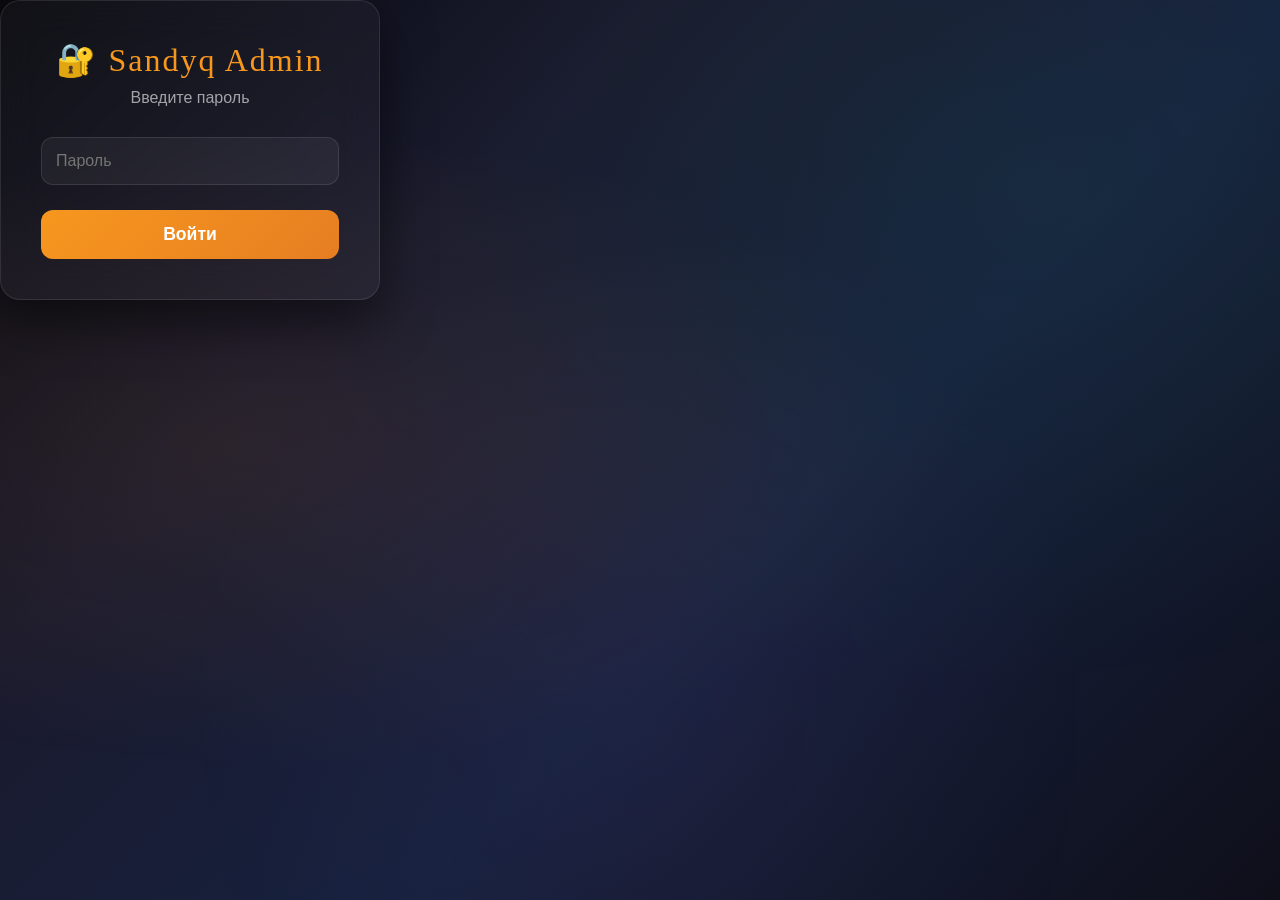
<file: admin.html>
<!DOCTYPE html>
<html lang="ru">
<head>
  <meta charset="UTF-8" />
  <meta name="viewport" content="width=device-width, initial-scale=1.0"/>
  <title>Админ-панель — Sandyq</title>
  <link rel="stylesheet" href="https://cdnjs.cloudflare.com/ajax/libs/font-awesome/6.4.0/css/all.min.css" />
  <link rel="stylesheet" href="styles.css" />
  <style>
    .theme-btn-admin {
      width: 38px;
      height: 38px;
      border-radius: 50%;
      border: 1px solid rgba(255,255,255,0.2);
      background: rgba(255,255,255,0.05);
      backdrop-filter: blur(10px);
      color: #f7971e;
      cursor: pointer;
      font-size: 1.2rem;
      display: flex;
      align-items: center;
      justify-content: center;
      transition: all 0.3s;
    }
    .theme-btn-admin:hover {
      background: rgba(255,255,255,0.15);
      box-shadow: 0 0 20px rgba(247,151,30,0.3);
    }
    body.light-theme .theme-btn-admin {
      color: #c49a2a;
      border-color: rgba(0,0,0,0.2);
    }
    body.light-theme .theme-btn-admin:hover {
      background: rgba(0,0,0,0.08);
    }
    .admin-header .top-controls {
      display: flex;
      align-items: center;
      gap: 10px;
    }
    
    .login-box {
      background: rgba(255,255,255,0.03);
      backdrop-filter: blur(20px);
      border: 1px solid rgba(255,255,255,0.1);
      border-radius: 20px;
      padding: 40px;
      width: 380px;
      max-width: 90%;
      text-align: center;
      box-shadow: 0 20px 50px rgba(0,0,0,0.5);
      transition: background 0.3s ease, border-color 0.3s ease;
    }
    body.light-theme .login-box {
      background: rgba(255,248,240,0.95);
      border-color: rgba(0,0,0,0.15);
      box-shadow: 0 20px 50px rgba(0,0,0,0.1);
    }
    body.light-theme .login-box h1 { color: #c49a2a; }
    body.light-theme .login-box p { color: #555; }
    body.light-theme .login-box input {
      background: rgba(255,255,255,0.8);
      border-color: rgba(0,0,0,0.15);
      color: #2a1508;
    }
    body.light-theme .login-box input:focus {
      border-color: #c49a2a;
      box-shadow: 0 0 15px rgba(196,154,42,0.2);
    }
    .login-box h1 { font-size: 2rem; margin-bottom: 10px; color: #f7971e; font-family: 'Playfair Display', serif; }
    .login-box input {
      width: 100%;
      padding: 14px;
      margin: 10px 0;
      background: rgba(255,255,255,0.05);
      border: 1px solid rgba(255,255,255,0.1);
      border-radius: 12px;
      color: white;
      font-size: 1rem;
      outline: none;
      font-family: 'Roboto', 'Segoe UI', sans-serif;
    }
    .login-box input:focus { border-color: #f7971e; }
    .login-box button {
      width: 100%;
      padding: 14px;
      margin-top: 15px;
      background: linear-gradient(135deg, #f7971e, #e67e22);
      border: none;
      border-radius: 12px;
      color: white;
      font-size: 1.1rem;
      font-weight: 700;
      cursor: pointer;
      font-family: 'Roboto', 'Segoe UI', sans-serif;
    }
    .login-box button:hover { box-shadow: 0 8px 25px rgba(247,151,30,0.5); }
    body.light-theme .login-box button {
      background: linear-gradient(135deg, #c49a2a, #a88820);
    }
    .error { color: #e74c3c; margin-top: 10px; display: none; }

    .admin-panel { display: none; width: 100%; max-width: 1400px; padding: 30px; }
    body.light-theme .admin-panel h1 { color: #2a1508; }
    body.light-theme .admin-panel .admin-header > div p { color: #666; }

    .admin-header {
      display: flex;
      justify-content: space-between;
      align-items: center;
      margin-bottom: 30px;
      flex-wrap: wrap;
      gap: 15px;
    }
    .admin-nav {
      display: flex;
      gap: 10px;
      flex-wrap: wrap;
      align-items: center;
    }
    .admin-nav a, .admin-nav button {
      padding: 10px 20px;
      background: rgba(255,255,255,0.05);
      border: 1px solid rgba(255,255,255,0.1);
      border-radius: 20px;
      color: white;
      text-decoration: none;
      cursor: pointer;
      font-size: 0.9rem;
      transition: all 0.3s;
      font-family: 'Roboto', 'Segoe UI', sans-serif;
    }
    .admin-nav a:hover, .admin-nav button:hover { background: rgba(255,255,255,0.1); }
    .admin-nav a.active { background: #f7971e; color: white; border-color: #f7971e; }
    body.light-theme .admin-nav a,
    body.light-theme .admin-nav button {
      background: rgba(255,255,255,0.7);
      border-color: rgba(0,0,0,0.12);
      color: #2a1508;
    }
    body.light-theme .admin-nav a:hover,
    body.light-theme .admin-nav button:hover {
      background: rgba(255,255,255,0.9);
      border-color: rgba(0,0,0,0.2);
    }
    body.light-theme .admin-nav a.active {
      background: #c49a2a;
      color: white;
      border-color: #c49a2a;
    }
    body.light-theme .admin-nav a.active:hover {
      background: #a88820;
    }

    .logout-btn { background: #e74c3c !important; border: none !important; }
    body.light-theme .logout-btn {
      background: #e74c3c !important;
      color: white !important;
    }
    body.light-theme .logout-btn:hover {
      background: #c0392b !important;
    }

    .back-link {
      color: #f7971e;
      text-decoration: none;
      font-size: 0.9rem;
      display: inline-flex;
      align-items: center;
      gap: 5px;
      padding: 10px 20px;
      background: rgba(255,255,255,0.05);
      border: 1px solid rgba(255,255,255,0.1);
      border-radius: 20px;
      transition: color 0.3s ease, background 0.3s ease, border-color 0.3s ease;
      font-family: 'Roboto', 'Segoe UI', sans-serif;
    }
    body.light-theme .back-link {
      color: #c49a2a;
      background: rgba(255,255,255,0.7);
      border-color: rgba(0,0,0,0.12);
    }
    body.light-theme .back-link:hover {
      background: rgba(255,255,255,0.9);
    }

    .total-orders {
      background: rgba(255,255,255,0.05);
      padding: 12px 24px;
      border-radius: 18px;
      transition: background 0.3s ease;
      color: #fff;
      font-family: 'Roboto', 'Segoe UI', sans-serif;
      font-size: 0.9rem;
    }
    body.light-theme .total-orders {
      background: rgba(255,255,255,0.7);
      color: #2a1508;
    }
    body.light-theme .total-orders span { color: #c49a2a; }

    .stats-grid {
      display: grid;
      grid-template-columns: repeat(auto-fill, minmax(160px, 1fr));
      gap: 15px;
      margin-bottom: 30px;
    }
    .stat-card {
      background: rgba(255,255,255,0.04);
      backdrop-filter: blur(15px);
      border: 1px solid rgba(255,255,255,0.08);
      border-radius: 16px;
      padding: 18px;
      text-align: center;
      transition: background 0.3s ease, border-color 0.3s ease;
    }
    body.light-theme .stat-card {
      background: rgba(255,255,255,0.7);
      border-color: rgba(0,0,0,0.08);
    }
    .stat-value { font-size: 1.8rem; font-weight: 800; color: #f7971e; font-family: 'Playfair Display', serif; }
    body.light-theme .stat-value { color: #c49a2a; }
    .stat-label {
      font-size: 0.8rem;
      color: rgba(255,255,255,0.5);
      transition: color 0.3s ease;
      font-family: 'Roboto', 'Segoe UI', sans-serif;
    }
    body.light-theme .stat-label { color: rgba(0,0,0,0.5); }

    .chart-container {
      background: rgba(255,255,255,0.04);
      backdrop-filter: blur(15px);
      border: 1px solid rgba(255,255,255,0.08);
      border-radius: 16px;
      padding: 20px;
      margin-bottom: 30px;
      transition: background 0.3s ease, border-color 0.3s ease;
    }
    body.light-theme .chart-container {
      background: rgba(255,255,255,0.7);
      border-color: rgba(0,0,0,0.08);
    }
    .chart-bars {
      display: flex;
      align-items: flex-end;
      gap: 6px;
      height: 200px;
      padding: 10px 0;
    }
    .chart-bar {
      flex: 1;
      background: linear-gradient(180deg, #f7971e, #e67e22);
      border-radius: 6px 6px 0 0;
      min-width: 25px;
      position: relative;
      cursor: pointer;
      transition: all 0.3s;
    }
    body.light-theme .chart-bar {
      background: linear-gradient(180deg, #c49a2a, #a88820);
    }
    .chart-bar:hover { opacity: 0.8; transform: scaleY(1.02); }
    .chart-bar-value {
      position: absolute;
      top: -20px;
      left: 50%;
      transform: translateX(-50%);
      font-size: 0.7rem;
      font-weight: 700;
      color: #f7971e;
      white-space: nowrap;
      font-family: 'Roboto', 'Segoe UI', sans-serif;
    }
    body.light-theme .chart-bar-value { color: #c49a2a; }
    .chart-bar-label {
      position: absolute;
      bottom: -22px;
      left: 50%;
      transform: translateX(-50%);
      font-size: 0.65rem;
      color: rgba(255,255,255,0.5);
      white-space: nowrap;
      transition: color 0.3s ease;
      font-family: 'Roboto', 'Segoe UI', sans-serif;
    }
    body.light-theme .chart-bar-label { color: rgba(0,0,0,0.4); }

    .dishes-stats {
      background: rgba(255,255,255,0.04);
      backdrop-filter: blur(15px);
      border: 1px solid rgba(255,255,255,0.08);
      border-radius: 16px;
      padding: 20px;
      margin-bottom: 30px;
      transition: background 0.3s ease, border-color 0.3s ease;
    }
    body.light-theme .dishes-stats {
      background: rgba(255,255,255,0.7);
      border-color: rgba(0,0,0,0.08);
    }
    .dish-stat-row {
      display: flex;
      justify-content: space-between;
      padding: 8px 0;
      border-bottom: 1px solid rgba(255,255,255,0.04);
      transition: border-color 0.3s ease;
      font-family: 'Roboto', 'Segoe UI', sans-serif;
    }
    body.light-theme .dish-stat-row { 
      border-bottom-color: rgba(0,0,0,0.06);
      color: #2a1508;
    }
    body.light-theme .dish-stat-row span { color: #2a1508; }
    .dish-stat-qty { font-weight: 700; color: #f7971e; }
    body.light-theme .dish-stat-qty { color: #c49a2a; }

    .date-filter {
      display: flex;
      gap: 10px;
      align-items: center;
      margin-bottom: 20px;
      flex-wrap: wrap;
    }
    .date-filter input, .date-filter select {
      background: rgba(255,255,255,0.05);
      border: 1px solid rgba(255,255,255,0.1);
      padding: 10px 14px;
      border-radius: 12px;
      color: white;
      color-scheme: dark;
      font-size: 0.9rem;
      transition: background 0.3s ease, border-color 0.3s ease, color 0.3s ease;
      font-family: 'Roboto', 'Segoe UI', sans-serif;
    }
    body.light-theme .date-filter input,
    body.light-theme .date-filter select {
      background: rgba(255,255,255,0.7);
      border-color: rgba(0,0,0,0.12);
      color: #2a1508;
    }
    .date-filter input:focus, .date-filter select:focus { border-color: #f7971e; outline: none; }
    body.light-theme .date-filter input:focus,
    body.light-theme .date-filter select:focus { border-color: #c49a2a; }
    .date-filter label {
      color: rgba(255,255,255,0.5);
      font-size: 0.85rem;
      font-family: 'Roboto', 'Segoe UI', sans-serif;
    }
    body.light-theme .date-filter label { color: rgba(0,0,0,0.4); }

    .order-card {
      background: rgba(255,255,255,0.04);
      backdrop-filter: blur(15px);
      border: 1px solid rgba(255,255,255,0.06);
      border-left: 3px solid #f7971e;
      border-radius: 16px;
      padding: 20px;
      margin-bottom: 16px;
      transition: all 0.3s;
      color: #fff;
      font-family: 'Roboto', 'Segoe UI', sans-serif;
    }
    body.light-theme .order-card {
      background: rgba(255,255,255,0.7);
      border-color: rgba(0,0,0,0.08);
      border-left-color: #c49a2a;
      color: #2a1508;
    }
    .order-card:hover { transform: translateX(4px); border-color: rgba(247,151,30,0.3); }
    body.light-theme .order-card:hover { border-color: rgba(196,154,42,0.3); }

    .booking-card {
      background: rgba(255,255,255,0.04);
      backdrop-filter: blur(15px);
      border: 1px solid rgba(255,255,255,0.06);
      border-left: 3px solid #3498db;
      border-radius: 16px;
      padding: 20px;
      margin-bottom: 16px;
      transition: all 0.3s;
      color: #fff;
      font-family: 'Roboto', 'Segoe UI', sans-serif;
    }
    body.light-theme .booking-card {
      background: rgba(255,255,255,0.7);
      border-color: rgba(0,0,0,0.08);
      border-left-color: #2980b9;
      color: #2a1508;
    }
    .booking-card:hover { transform: translateX(4px); border-color: rgba(52,152,219,0.3); }

    .order-total {
      font-size: 1.2rem;
      font-weight: 700;
      color: #f7971e;
      text-align: right;
      margin-top: 12px;
      padding-top: 12px;
      border-top: 1px solid rgba(255,255,255,0.06);
      transition: color 0.3s ease, border-color 0.3s ease;
    }
    body.light-theme .order-total {
      color: #c49a2a;
      border-top-color: rgba(0,0,0,0.06);
    }

    .city-tag {
      display: inline-block;
      background: #2ecc71;
      color: white;
      padding: 1px 10px;
      border-radius: 12px;
      font-size: 0.65rem;
      font-weight: 600;
      margin-left: 6px;
    }

    .btn {
      padding: 7px 14px;
      border: none;
      border-radius: 12px;
      cursor: pointer;
      font-size: 0.85rem;
      color: white;
      transition: all 0.3s;
      font-family: 'Roboto', 'Segoe UI', sans-serif;
    }
    .btn:hover { transform: scale(1.05); box-shadow: 0 4px 15px rgba(0,0,0,0.3); }
    .btn-print { background: #9b59b6; }
    .btn-pdf { background: #e67e22; }
    .btn-delete { background: #e74c3c; }
    .btn-refresh { background: #2ecc71; }
    .btn-preorder { background: #3498db; }
    .btn-excel { background: #217346; }
    .btn-sync { background: linear-gradient(135deg, #6c5ce7, #a29bfe); }
    .btn-edit { background: #f39c12; }

    .empty-orders {
      text-align: center;
      color: rgba(255,255,255,0.3);
      padding: 50px;
      font-family: 'Roboto', 'Segoe UI', sans-serif;
      transition: color 0.3s ease;
    }
    body.light-theme .empty-orders { color: rgba(0,0,0,0.3); }

    .section-title {
      font-family: 'Playfair Display', serif;
      font-size: 1.3rem;
      font-weight: 700;
      margin: 25px 0 15px;
      color: #f7971e;
      transition: color 0.3s ease;
    }
    body.light-theme .section-title { color: #c49a2a; }

    .booking-stats-table {
      width: 100%;
      border-collapse: collapse;
      margin-top: 15px;
      font-family: 'Roboto', 'Segoe UI', sans-serif;
    }
    .booking-stats-table th, .booking-stats-table td {
      padding: 10px;
      border: 1px solid rgba(255,255,255,0.08);
      font-size: 0.9rem;
      transition: border-color 0.3s ease, color 0.3s ease;
      color: #fff;
    }
    body.light-theme .booking-stats-table th,
    body.light-theme .booking-stats-table td {
      border-color: rgba(0,0,0,0.06);
      color: #2a1508;
    }
    .booking-stats-table th {
      background: rgba(247,151,30,0.2);
      color: #f7971e;
      transition: background 0.3s ease, color 0.3s ease;
    }
    body.light-theme .booking-stats-table th {
      background: rgba(196,154,42,0.15);
      color: #c49a2a;
    }

    .sync-status {
      position: fixed;
      bottom: 20px;
      right: 20px;
      background: rgba(0,0,0,0.8);
      backdrop-filter: blur(10px);
      padding: 12px 20px;
      border-radius: 14px;
      border: 1px solid rgba(255,255,255,0.1);
      font-size: 0.85rem;
      z-index: 100;
      display: none;
      transition: background 0.3s ease, border-color 0.3s ease, color 0.3s ease;
      color: #fff;
      font-family: 'Roboto', 'Segoe UI', sans-serif;
    }
    body.light-theme .sync-status {
      background: rgba(255,248,240,0.9);
      border-color: rgba(0,0,0,0.1);
      color: #2a1508;
    }
    .sync-status.show { display: block; }
    .sync-status.success { border-color: #2ecc71; }
    .sync-status.error { border-color: #e74c3c; }
    body.light-theme .sync-status.success { border-color: #27ae60; }
    body.light-theme .sync-status.error { border-color: #c0392b; }

    .modal-edit .modal-content { max-width: 800px; }
    .edit-item-row {
      display: flex;
      gap: 10px;
      align-items: center;
      padding: 8px 0;
      border-bottom: 1px solid rgba(255,255,255,0.05);
      flex-wrap: wrap;
    }
    body.light-theme .edit-item-row { border-bottom-color: rgba(0,0,0,0.05); }
    .edit-item-row select, .edit-item-row input {
      background: rgba(255,255,255,0.05);
      border: 1px solid rgba(255,255,255,0.1);
      padding: 6px 12px;
      border-radius: 8px;
      color: white;
      font-size: 0.85rem;
      flex: 1;
      min-width: 100px;
      font-family: 'Roboto', 'Segoe UI', sans-serif;
    }
    body.light-theme .edit-item-row select,
    body.light-theme .edit-item-row input {
      background: rgba(255,255,255,0.7);
      border-color: rgba(0,0,0,0.12);
      color: #2a1508;
    }
    .edit-item-row .btn-sm { padding: 4px 12px; font-size: 0.75rem; }
    .btn-add-item { background: #2ecc71; color: #fff; }
    .btn-remove-item { background: #e74c3c; color: #fff; }
    .btn-save-order { background: #f7971e; color: #fff; }
    body.light-theme .btn-save-order { background: #c49a2a; }

    .modal {
      display: none;
      position: fixed;
      top: 0; left: 0;
      width: 100%; height: 100%;
      background: rgba(0,0,0,0.7);
      backdrop-filter: blur(5px);
      z-index: 300;
      justify-content: center;
      align-items: center;
      padding: 15px;
    }
    .modal.open { display: flex; }
    .modal-content {
      background: rgba(20,20,40,0.96);
      backdrop-filter: blur(25px);
      border: 1px solid rgba(255,255,255,0.08);
      max-width: 600px;
      width: 100%;
      border-radius: 20px;
      max-height: 90vh;
      overflow-y: auto;
      animation: modalIn 0.3s cubic-bezier(0.175,0.885,0.32,1.275);
      box-shadow: 0 20px 60px rgba(0,0,0,0.5);
      transition: background 0.3s ease, border-color 0.3s ease;
    }
    @keyframes modalIn {
      from { transform: translateY(30px) scale(0.95); opacity: 0; }
      to { transform: translateY(0) scale(1); opacity: 1; }
    }
    body.light-theme .modal-content {
      background: rgba(255,248,240,0.98);
      border-color: rgba(0,0,0,0.06);
    }
    .modal-header {
      padding: 16px 22px;
      background: rgba(255,255,255,0.02);
      border-bottom: 1px solid rgba(255,255,255,0.06);
      display: flex;
      justify-content: space-between;
      align-items: center;
      border-radius: 20px 20px 0 0;
    }
    .modal-header h2 {
      font-family: 'Playfair Display', serif;
      font-size: 1.1rem;
      color: #fff;
    }
    body.light-theme .modal-header h2 { color: #2a1508; }
    .close-modal {
      background: none;
      border: none;
      color: rgba(255,255,255,0.4);
      font-size: 1.8rem;
      cursor: pointer;
      transition: all 0.3s;
    }
    .close-modal:hover { color: #e74c3c; transform: rotate(90deg); }
    .modal-body { padding: 20px; }
    .modal-body label {
      color: rgba(255,255,255,0.6);
      font-family: 'Roboto', 'Segoe UI', sans-serif;
      font-size: 0.85rem;
    }
    body.light-theme .modal-body label { color: rgba(0,0,0,0.6); }
    .modal-body input {
      width: 100%;
      padding: 10px 14px;
      background: rgba(255,255,255,0.04);
      border: 1px solid rgba(255,255,255,0.08);
      border-radius: 10px;
      color: #fff;
      font-size: 0.9rem;
      transition: all 0.3s;
      font-family: 'Roboto', 'Segoe UI', sans-serif;
    }
    body.light-theme .modal-body input {
      background: rgba(0,0,0,0.02);
      border-color: rgba(0,0,0,0.08);
      color: #2a1508;
    }
    .modal-body input:focus { outline: none; border-color: #f7971e; }
    .modal-footer {
      padding: 14px 20px;
      border-top: 1px solid rgba(255,255,255,0.06);
      display: flex;
      justify-content: flex-end;
      gap: 10px;
      flex-wrap: wrap;
    }
    .btn-secondary {
      padding: 8px 20px;
      background: rgba(255,255,255,0.04);
      border: 1px solid rgba(255,255,255,0.08);
      border-radius: 16px;
      color: #fff;
      cursor: pointer;
      font-weight: 600;
      transition: all 0.3s;
      font-family: 'Roboto', 'Segoe UI', sans-serif;
    }
    .btn-secondary:hover { background: rgba(255,255,255,0.08); }
    body.light-theme .btn-secondary {
      color: #2a1508;
      background: rgba(0,0,0,0.04);
      border-color: rgba(0,0,0,0.08);
    }
    body.light-theme .btn-secondary:hover { background: rgba(0,0,0,0.08); }

    .form-group { margin-bottom: 14px; }
    .form-group label {
      display: block;
      margin-bottom: 4px;
      font-weight: 600;
    }

    @media (max-width: 768px) {
      .login-box { width: 90%; padding: 30px; }
      .admin-panel { padding: 15px; }
      .admin-nav a, .admin-nav button { padding: 8px 12px; font-size: 0.75rem; }
      .stats-grid { grid-template-columns: 1fr 1fr; gap: 10px; }
      .chart-bars { height: 140px; }
      .edit-item-row { flex-direction: column; align-items: stretch; }
      .edit-item-row select, .edit-item-row input { min-width: auto; }
    }
    @media (max-width: 480px) {
      .admin-nav { gap: 5px; }
      .admin-nav a, .admin-nav button { padding: 6px 10px; font-size: 0.7rem; }
      .stats-grid { grid-template-columns: 1fr; }
      .chart-bars { height: 100px; gap: 3px; }
    }
  </style>
</head>
<body>

<div class="login-box" id="login-screen">
  <h1>🔐 Sandyq Admin</h1>
  <p style="opacity:0.6;margin-bottom:20px;font-family:'Roboto','Segoe UI',sans-serif;">Введите пароль</p>
  <input type="password" id="password" placeholder="Пароль" onkeydown="if(event.key==='Enter')checkPassword()">
  <button onclick="checkPassword()">Войти</button>
  <p class="error" id="error">❌ Неверный пароль</p>
</div>

<div class="admin-panel" id="admin-panel">
  <div class="admin-header">
    <div><h1 style="font-family:'Playfair Display',serif;">📊 Sandyq Admin</h1><p style="opacity:0.6;font-family:'Roboto','Segoe UI',sans-serif;">📍 Алматы / Астана</p></div>
    <div class="top-controls">
      <button class="theme-btn-admin" onclick="toggleThemeAdmin()" id="theme-btn-admin">
        <i class="fas fa-moon" id="theme-icon-admin"></i>
      </button>
      <a href="index.html" class="back-link">← На сайт</a>
    </div>
    <div class="admin-nav">
      <button class="btn-refresh" onclick="loadAllData()" title="Обновить из облака">🔄</button>
      <button class="btn-sync" onclick="syncWithCloud()" title="Сохранить изменения в облако">☁️</button>
      <a href="#" onclick="switchTab('orders');return false" class="active" id="tab-orders">📋 Заказы</a>
      <a href="#" onclick="switchTab('bookings');return false" id="tab-bookings">📅 Брони</a>
      <a href="#" onclick="switchTab('stats');return false" id="tab-stats">📊 Статистика</a>
      <a href="#" onclick="downloadAllPDF();return false">📄 PDF</a>
      <a href="#" onclick="clearAllData();return false" style="color:#e74c3c">🗑️</a>
      <button class="logout-btn" onclick="logout()">🚪</button>
    </div>
    <div class="total-orders" id="total-badge">📦 Заказов: <span id="orders-count">0</span></div>
  </div>

  <div class="date-filter" id="date-filter-row">
    <label>📅 Дата:</label>
    <input type="date" id="filter-date" onchange="loadCurrentTab(this.value)">
    <label>🏙️ Город:</label>
    <select id="filter-city" onchange="loadCurrentTab()">
      <option value="all">Все города</option>
      <option value="almaty">Алматы</option>
      <option value="astana">Астана</option>
    </select>
    <button class="btn btn-refresh" onclick="document.getElementById('filter-date').value='';document.getElementById('filter-city').value='all';loadCurrentTab()">Сбросить</button>
  </div>

  <div class="date-filter" id="date-range-row" style="display:none">
    <label>С:</label><input type="date" id="date-from">
    <label>По:</label><input type="date" id="date-to">
    <button class="btn btn-refresh" onclick="loadStatsRange()">Показать</button>
    <button class="btn btn-excel" onclick="exportToExcel()">📥 Excel</button>
  </div>

  <div class="stats-grid" id="stats-container"></div>
  <div class="dishes-stats" id="dishes-stats"></div>
  <div id="tab-content"></div>
</div>

<div class="sync-status" id="sync-status"></div>

<!-- Модалка редактирования заказа -->
<div class="modal" id="edit-order-modal">
  <div class="modal-content modal-edit">
    <div class="modal-header">
      <h2>✏️ Редактирование заказа #<span id="edit-order-id"></span></h2>
      <button class="close-modal" onclick="closeEditModal()">&times;</button>
    </div>
    <div class="modal-body">
      <div class="form-group">
        <label>Гость</label>
        <input type="text" id="edit-guest-name">
      </div>
      <div class="form-group">
        <label>Телефон</label>
        <input type="text" id="edit-guest-phone">
      </div>
      <div class="form-group">
        <label>Дата</label>
        <input type="date" id="edit-order-date">
      </div>
      <h3 style="margin:15px 0 10px;font-family:'Playfair Display',serif;color:#f7971e;">Позиции заказа</h3>
      <div id="edit-items-container"></div>
      <div style="display:flex;gap:10px;margin-top:15px;flex-wrap:wrap;">
        <button class="btn btn-add-item" onclick="addEditItemRow()">➕ Добавить блюдо</button>
        <button class="btn btn-save-order" onclick="saveEditedOrder()">💾 Сохранить изменения</button>
      </div>
    </div>
  </div>
</div>

<script>
// ============================================================
//  КОНФИГУРАЦИЯ
// ============================================================
const TELEGRAM_BOT_TOKEN = '1745757539:AAEUlkcpb8z7X7s8deuAJPD1saXM92YmOXA';
const TELEGRAM_CHAT_ID = '-1004480995803';
const TELEGRAM_API = `https://api.telegram.org/bot${TELEGRAM_BOT_TOKEN}`;
const JSONBIN_KEY = '$2a$10$AxIfA8p7dq6td0BYtWWuhecnyqCJbsTGoo.oWIds3H01C43GvLGuu';
const JSONBIN_BIN_ID = '6a411873f5f4af5e293d0edd';
const JSONBIN_URL = `https://api.jsonbin.io/v3/b/${JSONBIN_BIN_ID}`;

// ============================================================
//  ТЕМА
// ============================================================
function toggleThemeAdmin() {
  document.body.classList.toggle('light-theme');
  const icon = document.getElementById('theme-icon-admin');
  const isLight = document.body.classList.contains('light-theme');
  icon.className = isLight ? 'fas fa-sun' : 'fas fa-moon';
  localStorage.setItem('theme', isLight ? 'light' : 'dark');
}

(function() {
  if (localStorage.getItem('theme') === 'light') {
    document.body.classList.add('light-theme');
    const icon = document.getElementById('theme-icon-admin');
    if (icon) icon.className = 'fas fa-sun';
  }
})();

// ============================================================
//  АВТОРИЗАЦИЯ
// ============================================================
const ADMIN_PASSWORD = 'Sandyq2026';
let allOrders = [], allBookings = [], currentTab = 'orders';
let editingOrderIndex = -1;

function checkPassword(){
  if(document.getElementById('password').value===ADMIN_PASSWORD){
    document.getElementById('login-screen').style.display='none';
    document.getElementById('admin-panel').style.display='block';
    document.body.style.display='block';document.body.style.alignItems='flex-start';
    localStorage.setItem('admin_logged_in','true');
    loadAllData();
  }else{document.getElementById('error').style.display='block';}
}
function logout(){localStorage.removeItem('admin_logged_in');location.reload();}
if(localStorage.getItem('admin_logged_in')==='true'){
  document.getElementById('login-screen').style.display='none';
  document.getElementById('admin-panel').style.display='block';
  document.body.style.display='block';document.body.style.alignItems='flex-start';
  loadAllData();
}

// ============================================================
//  ВСПОМОГАТЕЛЬНАЯ ФУНКЦИЯ ДЛЯ СЛИЯНИЯ
// ============================================================
function mergeArrays(localArr, cloudArr, idKey = 'id') {
  const map = new Map();
  localArr.forEach(item => { map.set(item[idKey], item); });
  cloudArr.forEach(item => {
    if (!map.has(item[idKey])) {
      map.set(item[idKey], item);
    }
  });
  return Array.from(map.values());
}

// ============================================================
//  ЗАГРУЗКА ДАННЫХ ИЗ ОБЛАКА (БЕЗОПАСНАЯ)
// ============================================================
async function loadAllData() {
  try {
    const res = await fetch(JSONBIN_URL + '/latest', { 
      headers: { 'X-Master-Key': JSONBIN_KEY } 
    });
    
    if (res.ok) {
      const data = await res.json();
      const cloudOrders = data.record.orders || [];
      const cloudBookings = data.record.bookings || [];
      
      // Если в облаке есть данные - загружаем их
      if (cloudOrders.length > 0 || cloudBookings.length > 0) {
        allOrders = cloudOrders;
        allBookings = cloudBookings;
        localStorage.setItem('orders', JSON.stringify(allOrders));
        localStorage.setItem('bookings', JSON.stringify(allBookings));
        showSyncStatus('✅ Данные загружены из облака', 'success');
      } else {
        // Если облако пустое - оставляем локальные
        allOrders = JSON.parse(localStorage.getItem('orders') || '[]');
        allBookings = JSON.parse(localStorage.getItem('bookings') || '[]');
        showSyncStatus('⚠️ Облако пусто, загружены локальные данные', '');
      }
    } else {
      throw new Error('Ошибка загрузки');
    }
  } catch(e) {
    console.warn('Ошибка загрузки из облака, беру локальные:', e);
    allOrders = JSON.parse(localStorage.getItem('orders') || '[]');
    allBookings = JSON.parse(localStorage.getItem('bookings') || '[]');
    showSyncStatus('⚠️ Загружены локальные данные', 'error');
  }
  loadCurrentTab();
}

// ============================================================
//  СИНХРОНИЗАЦИЯ С ОБЛАКОМ (СЛИЯНИЕ)
// ============================================================
async function syncWithCloud() {
  showSyncStatus('⏳ Синхронизация...', '');
  
  try {
    const localOrders = allOrders;
    const localBookings = allBookings;
    
    const res = await fetch(JSONBIN_URL + '/latest', { 
      headers: { 'X-Master-Key': JSONBIN_KEY } 
    });
    
    let cloudOrders = [];
    let cloudBookings = [];
    let cloudReviews = [];
    
    if (res.ok) {
      const data = await res.json();
      cloudOrders = data.record.orders || [];
      cloudBookings = data.record.bookings || [];
      cloudReviews = data.record.reviews || [];
    }
    
    // СЛИВАЕМ данные
    const mergedOrders = mergeArrays(localOrders, cloudOrders, 'id');
    const mergedBookings = mergeArrays(localBookings, cloudBookings, 'id');
    
    allOrders = mergedOrders;
    allBookings = mergedBookings;
    
    localStorage.setItem('orders', JSON.stringify(mergedOrders));
    localStorage.setItem('bookings', JSON.stringify(mergedBookings));
    
    await fetch(JSONBIN_URL, {
      method: 'PUT',
      headers: { 
        'X-Master-Key': JSONBIN_KEY, 
        'Content-Type': 'application/json' 
      },
      body: JSON.stringify({ 
        orders: mergedOrders, 
        bookings: mergedBookings,
        reviews: cloudReviews
      })
    });
    
    showSyncStatus(`✅ Синхронизировано: ${mergedOrders.length} заказов, ${mergedBookings.length} броней`, 'success');
    loadCurrentTab();
    
  } catch(e) {
    console.error('Ошибка синхронизации:', e);
    showSyncStatus('❌ Ошибка синхронизации: ' + e.message, 'error');
  }
}

// ============================================================
//  СОХРАНЕНИЕ В LOCALSTORAGE
// ============================================================
function saveToLocalStorage() {
  localStorage.setItem('orders', JSON.stringify(allOrders));
  localStorage.setItem('bookings', JSON.stringify(allBookings));
}

// ============================================================
//  ПОКАЗ СТАТУСА
// ============================================================
function showSyncStatus(text, type) {
  const el = document.getElementById('sync-status');
  el.textContent = text;
  el.className = 'sync-status show ' + (type || '');
  clearTimeout(el._hide);
  if (type) { el._hide = setTimeout(() => el.classList.remove('show'), 4000); }
}

// ============================================================
//  ВКЛАДКИ
// ============================================================
function loadCurrentTab(filterDate=''){
  document.getElementById('date-filter-row').style.display=currentTab==='stats'?'none':'flex';
  document.getElementById('date-range-row').style.display=currentTab==='stats'?'flex':'none';
  document.getElementById('dishes-stats').style.display=currentTab==='stats'?'none':'block';
  if(currentTab==='orders')loadOrders(filterDate);
  else if(currentTab==='bookings')loadBookings(filterDate);
  else if(currentTab==='stats')loadStatsRange();
}

function switchTab(tab){
  currentTab=tab;
  document.querySelectorAll('.admin-nav a').forEach(a=>a.classList.remove('active'));
  document.getElementById('tab-'+tab)?.classList.add('active');
  document.getElementById('total-badge').innerHTML=tab==='orders'?'📦 Заказов: <span id="orders-count">0</span>':tab==='bookings'?'📅 Броней: <span id="bookings-count">0</span>':'📊 Статистика';
  loadCurrentTab();
}

// ============================================================
//  ЗАКАЗЫ
// ============================================================
function loadOrders(filterDate=''){
  let orders = allOrders;
  if(filterDate) orders = orders.filter(o => o.date === filterDate);
  
  const cityFilter = document.getElementById('filter-city')?.value || 'all';
  if(cityFilter !== 'all') orders = orders.filter(o => o.city === cityFilter);
  
  document.getElementById('orders-count').textContent = orders.length;
  showStats(orders, 'orders');
  showDishesStats(orders);
  const list = document.getElementById('tab-content');
  if(!orders.length){ list.innerHTML = '<div class="empty-orders"><p>Нет заказов</p></div>'; return; }
  list.innerHTML = '<div class="section-title">📋 Заказы</div>' + [...orders].reverse().map((o, idx) => {
    const ri = orders.length - 1 - idx;
    const cityName = o.city === 'astana' ? 'Астана' : 'Алматы';
    const cityTag = `<span class="city-tag">${cityName}</span>`;
    return `<div class="order-card">
      <div style="display:flex;justify-content:space-between;flex-wrap:wrap;gap:10px">
        <div><b>#${String(o.id).slice(-6)}</b> ${cityTag} 👤 ${o.guest?.name||'—'} 📞 ${o.guest?.phone||'—'}</div>
        <div>📍 ${o.restaurant||'Sandyq'} | 📅 ${o.date||'—'}</div>
      </div>
      ${(o.items||[]).map(i => `<div style="display:flex;justify-content:space-between;padding:3px 0"><span>${i.name?.ru||'Блюдо'} ×${i.quantity||1}</span><span>${((i.price||0)*(i.quantity||1)).toLocaleString()} ₸</span></div>`).join('')}
      ${o.special ? `<div style="color:rgba(255,255,255,0.4);font-size:0.85rem;margin:6px 0;">💬 ${o.special}</div>` : ''}
      <div class="order-total">💰 ${(o.total||0).toLocaleString()} ₸</div>
      <div style="display:flex;gap:8px;margin-top:10px;flex-wrap:wrap">
        <button class="btn btn-print" onclick="printOrder(${ri})">🖨️</button>
        <button class="btn btn-pdf" onclick="downloadOrderPDF(${ri})">📄</button>
        <button class="btn btn-edit" onclick="openEditOrder(${ri})">✏️</button>
        <button class="btn btn-delete" onclick="deleteOrder(${ri})">🗑️</button>
      </div>
    </div>`;
  }).join('');
}

function loadBookings(filterDate=''){
  let bookings = allBookings;
  if(filterDate) bookings = bookings.filter(b => b.date === filterDate);
  
  const cityFilter = document.getElementById('filter-city')?.value || 'all';
  if(cityFilter !== 'all') bookings = bookings.filter(b => b.city === cityFilter);
  
  document.getElementById('bookings-count').textContent = bookings.length;
  showStats(bookings, 'bookings');
  document.getElementById('dishes-stats').innerHTML = '';
  const list = document.getElementById('tab-content');
  if(!bookings.length){ list.innerHTML = '<div class="empty-orders"><p>Нет броней</p></div>'; return; }
  list.innerHTML = '<div class="section-title">📅 Бронирования</div>' + [...bookings].reverse().map((b, idx) => {
    const ri = bookings.length - 1 - idx;
    const cityName = b.city === 'astana' ? 'Астана' : 'Алматы';
    const cityTag = `<span class="city-tag">${cityName}</span>`;
    return `<div class="booking-card">
      <div><b>🪑 Стол №${b.table}</b> ${cityTag} 🏛️ ${b.hallName||b.hall||'—'} | 📅 ${b.date||'—'} ⏰ ${b.time||'—'}</div>
      <p>👤 ${b.name||'—'} | 📞 ${b.phone||'—'} | 👥 ${b.guests||'—'} персон</p>
      ${b.special ? `<div style="color:rgba(255,255,255,0.4);font-size:0.85rem;margin:6px 0;">💬 ${b.special}</div>` : ''}
      <div style="display:flex;gap:8px;margin-top:10px;flex-wrap:wrap">
        <button class="btn btn-preorder" onclick="checkPreorder('${b.phone}','${b.date}')">📋 Предзаказ</button>
        <button class="btn btn-pdf" onclick="downloadBookingPDF(${ri})">📄</button>
        <button class="btn btn-delete" onclick="deleteBooking(${ri})">🗑️</button>
      </div>
    </div>`;
  }).join('');
}

// ============================================================
//  СТАТИСТИКА
// ============================================================
function loadStatsRange(){
  const from = document.getElementById('date-from').value;
  const to = document.getElementById('date-to').value;
  let orders = allOrders;
  if(from) orders = orders.filter(o => o.date >= from);
  if(to) orders = orders.filter(o => o.date <= to);
  let bookings = allBookings;
  if(from) bookings = bookings.filter(b => b.date >= from);
  if(to) bookings = bookings.filter(b => b.date <= to);
  
  const cityFilter = document.getElementById('filter-city')?.value || 'all';
  if(cityFilter !== 'all') {
    orders = orders.filter(o => o.city === cityFilter);
    bookings = bookings.filter(b => b.city === cityFilter);
  }

  const rev = orders.reduce((s,o) => s + (o.total||0), 0);
  const items = orders.reduce((s,o) => s + (o.items||[]).reduce((ss,i) => ss + (i.quantity||1), 0), 0);
  const avg = orders.length ? Math.round(rev/orders.length) : 0;

  document.getElementById('stats-container').innerHTML = `
    <div class="stat-card"><div class="stat-value">${orders.length}</div><div class="stat-label">Заказов</div></div>
    <div class="stat-card"><div class="stat-value">${rev.toLocaleString()}₸</div><div class="stat-label">Выручка</div></div>
    <div class="stat-card"><div class="stat-value">${items}</div><div class="stat-label">Позиций</div></div>
    <div class="stat-card"><div class="stat-value">${avg.toLocaleString()}₸</div><div class="stat-label">Средний чек</div></div>
    <div class="stat-card"><div class="stat-value">${bookings.length}</div><div class="stat-label">Броней</div></div>`;

  const byDate = {};
  orders.forEach(o => { const d = o.date||'—'; if(!byDate[d]) byDate[d]=0; byDate[d] += o.total||0; });
  const sorted = Object.entries(byDate).sort((a,b) => a[0].localeCompare(b[0]));
  const maxVal = Math.max(...sorted.map(([,v]) => v), 1);
  let bars = '';
  sorted.forEach(([date, val]) => {
    const h = (val/maxVal * 100).toFixed(0);
    bars += `<div class="chart-bar" style="height:${h}%" title="${date}: ${val.toLocaleString()}₸"><div class="chart-bar-value">${val.toLocaleString()}</div><div class="chart-bar-label">${date.slice(5)}</div></div>`;
  });

  const byHall = {};
  bookings.forEach(b => { const h = b.hallName||b.hall||'—'; if(!byHall[h]) byHall[h]=0; byHall[h]++; });
  let hallRows = '';
  for(const [hall, cnt] of Object.entries(byHall)) hallRows += `<tr><td>${hall}</td><td>${cnt}</td></tr>`;

  document.getElementById('tab-content').innerHTML = `
    <div class="section-title">📊 Выручка по дням</div>
    <div class="chart-container"><div class="chart-bars">${bars||'<p style="color:rgba(255,255,255,0.3)">Нет данных</p>'}</div></div>
    <div class="section-title">🏆 Топ-10 блюд</div>
    <div class="dishes-stats">${getTopDishesHTML(orders)}</div>
    <div class="section-title">📅 Брони по залам</div>
    <table class="booking-stats-table"><tr><th>Зал</th><th>Броней</th></tr>${hallRows||'<tr><td colspan="2">Нет данных</td>'}</table>`;
}

function getTopDishesHTML(orders){
  const map = {};
  orders.forEach(o => (o.items||[]).forEach(i => {
    const k = i.name?.ru || 'Блюдо';
    if(!map[k]) map[k] = {name:k, qty:0, rev:0};
    map[k].qty += (i.quantity||1);
    map[k].rev += (i.price||0) * (i.quantity||1);
  }));
  return Object.values(map).sort((a,b) => b.rev - a.rev).slice(0,10).map(d => 
    `<div class="dish-stat-row"><span>${d.name}</span><span>×${d.qty} | ${d.rev.toLocaleString()}₸</span></div>`
  ).join('');
}

// ============================================================
//  ЭКСПОРТ
// ============================================================
function exportToExcel(){
  const from = document.getElementById('date-from').value;
  const to = document.getElementById('date-to').value;
  const cityFilter = document.getElementById('filter-city')?.value || 'all';
  let orders = allOrders;
  if(from) orders = orders.filter(o => o.date >= from);
  if(to) orders = orders.filter(o => o.date <= to);
  if(cityFilter !== 'all') orders = orders.filter(o => o.city === cityFilter);
  
  let csv = '\uFEFFID;Дата;Город;Гость;Телефон;Сумма;Позиций\n';
  orders.forEach(o => { 
    const cityName = o.city === 'astana' ? 'Астана' : 'Алматы';
    csv += `${o.id};${o.date};${cityName};${o.guest?.name||''};${o.guest?.phone||''};${o.total||0};${(o.items||[]).length}\n`; 
  });
  const blob = new Blob([csv], {type:'text/csv;charset=utf-8'});
  const a = document.createElement('a');
  a.href = URL.createObjectURL(blob);
  a.download = `sandyq-stats-${new Date().toISOString().slice(0,10)}.csv`;
  a.click();
}

function checkPreorder(phone, date){
  const order = allOrders.find(o => o.guest?.phone === phone && o.date === date);
  alert(order ? `✅ Предзаказ #${String(order.id).slice(-6)}\n💰 ${(order.total||0).toLocaleString()}₸` : '❌ Не найден');
}

function showStats(data, type){
  const rev = data.reduce((s,o) => s + (o.total||0), 0);
  const items = data.reduce((s,o) => s + (o.items||[]).reduce((ss,i) => ss + (i.quantity||1), 0), 0);
  document.getElementById('stats-container').innerHTML = `
    <div class="stat-card"><div class="stat-value">${data.length}</div><div class="stat-label">${type==='orders'?'Заказов':'Броней'}</div></div>
    ${type==='orders'?`<div class="stat-card"><div class="stat-value">${rev.toLocaleString()}₸</div><div class="stat-label">Выручка</div></div><div class="stat-card"><div class="stat-value">${items}</div><div class="stat-label">Позиций</div></div>`:''}`;
}

function showDishesStats(orders){
  const map = {};
  orders.forEach(o => (o.items||[]).forEach(i => {
    const k = i.name?.ru || 'Блюдо';
    if(!map[k]) map[k] = {name:k, qty:0};
    map[k].qty += (i.quantity||1);
  }));
  document.getElementById('dishes-stats').innerHTML = '<h4 style="margin-bottom:15px;font-family:Playfair Display,serif;color:#f7971e;">📊 Популярность блюд</h4>' + 
    Object.values(map).sort((a,b) => b.qty - a.qty).map(d => 
      `<div class="dish-stat-row"><span>${d.name}</span><span class="dish-stat-qty">×${d.qty}</span></div>`
    ).join('');
}

// ============================================================
//  ПЕЧАТЬ И PDF
// ============================================================
function printOrder(idx){
  const o = allOrders[idx];
  if(!o) return;
  const w = window.open('','','width=850,height=700');
  const cityName = o.city === 'astana' ? 'Астана' : 'Алматы';
  w.document.write(`<html><body style="font-family:Georgia;padding:40px"><div style="border:3px solid #c49a2a;padding:30px"><h1>🍽️ SANDYQ</h1><p>📍 ${o.restaurant||'Sandyq'}</p><p>👤 ${o.guest?.name} | 📞 ${o.guest?.phone} | 📅 ${o.date}</p><table style="width:100%;border-collapse:collapse">${(o.items||[]).map(i => `<tr><td>${i.name?.ru}</td><td>×${i.quantity}</td><td>${((i.price||0)*(i.quantity||1)).toLocaleString()}₸</td></tr>`).join('')}</table><p style="text-align:right;font-size:18px;color:#8B6914"><b>💰 ${(o.total||0).toLocaleString()}₸</b></p></div><script>window.onload=function(){window.print()}<\/script></body></html>`);
  w.document.close();
}

function downloadOrderPDF(idx){ printOrder(idx); }

function downloadBookingPDF(idx){
  const b = allBookings[idx];
  if(!b) return;
  const cityName = b.city === 'astana' ? 'Астана' : 'Алматы';
  const w = window.open('','','width=700,height=500');
  w.document.write(`<html><body style="font-family:Georgia;padding:40px"><div style="border:3px solid #3498db;padding:30px"><h1>📅 БРОНИРОВАНИЕ</h1><p>📍 ${b.restaurant||'Sandyq'}</p><p>Стол №${b.table} | ${b.hallName||b.hall||'—'}</p><p>👤 ${b.name} | 📞 ${b.phone} | 👥 ${b.guests} | 📅 ${b.date} ⏰ ${b.time}</p></div><script>window.onload=function(){window.print()}<\/script></body></html>`);
  w.document.close();
}

function downloadAllPDF(){
  if(!allOrders.length) return alert('Нет заказов');
  const w = window.open('','','width=900,height=700');
  w.document.write(`<html><body style="font-family:Georgia;padding:30px"><h1>🍽️ SANDYQ — Все заказы</h1>${[...allOrders].reverse().map(o => `<div style="border:1px solid #ccc;padding:10px;margin:10px 0"><b>#${String(o.id).slice(-6)}</b> ${o.city==='astana'?'Астана':'Алматы'} 👤 ${o.guest?.name} 📅 ${o.date} 💰 ${(o.total||0).toLocaleString()}₸</div>`).join('')}</body></html>`);
  w.document.close();
  setTimeout(() => w.print(), 500);
}

// ============================================================
//  РЕДАКТИРОВАНИЕ ЗАКАЗА
// ============================================================
function openEditOrder(idx){
  editingOrderIndex = idx;
  const order = allOrders[idx];
  if(!order) return;
  
  document.getElementById('edit-order-id').textContent = String(order.id).slice(-6);
  document.getElementById('edit-guest-name').value = order.guest?.name || '';
  document.getElementById('edit-guest-phone').value = order.guest?.phone || '';
  document.getElementById('edit-order-date').value = order.date || '';
  
  renderEditItems(order.items || []);
  document.getElementById('edit-order-modal').classList.add('open');
}

function closeEditModal(){
  document.getElementById('edit-order-modal').classList.remove('open');
  editingOrderIndex = -1;
}

function renderEditItems(items){
  const container = document.getElementById('edit-items-container');
  if(!items.length){
    container.innerHTML = '<p style="color:rgba(255,255,255,0.4);">Нет позиций</p>';
    return;
  }
  container.innerHTML = items.map((item, idx) => `
    <div class="edit-item-row" data-idx="${idx}">
      <select class="edit-item-select">
        ${getAllMenuItemsOptions(item.name?.ru || '')}
      </select>
      <input type="number" class="edit-item-qty" value="${item.quantity || 1}" min="1" style="width:70px;">
      <input type="number" class="edit-item-price" value="${item.price || 0}" min="0" style="width:100px;">
      <button class="btn btn-remove-item btn-sm" onclick="removeEditItem(${idx})">✕</button>
    </div>
  `).join('');
}

function getAllMenuItemsOptions(selected){
  const allItems = [
    'Салат из свежих овощей','Салат «Костұра»','Салат «Сандық»','Баклажаны в соусе из курта','Ассорти овощей',
    '«Құйрық май» с кумысом','«Шеке»','«Жілік май»','«Ұйқы ашар»','«Құйрық бауыр»','«Үлпершек»','Ми Палау','Осетровая икра',
    'Суп «Жібек жолы»','Коже «Nomad»','Суп из индейки','Суп из перепелки','«Жарма көже»','«Көл кеспе»',
    '«Қазақ ет» (Бешбармақ)','«Борша ет» на камнях','«Бал қуырдақ»','«Ши қуырдақ»','«Бұқпа» из говядины','«Қымыз қабырға»','Томленая шея баранины','«Қақталған қазы»','Горная форель','«Нан салма»',
    '«Сый табақ» (5-6)','«Той табақ» (5-6)','«Қарын көмбе» (5-6)','«Бел көтерер» (5-6)','«Хан сырбаз» (5-6)','«Бекіре» (5-6)',
    'Бауырсаки с вареньем','Баурсаки с сыром','«Мыжыма»','«Бәрәміш»','«Таба нан»','«Қаттама»','«Нан астау»',
    '«Чизкейк» из тары','Финик с орехами','Сладости «Сандық»','Десерт «Сүмесүт»','Хрустящий пирог','«Төңкерме»','«Майсөк»','«Алматинский апорт»','Мороженое',
    'Шубат','Шалап','Кумыс','Кус-кус','Булгур','Молодой картофель'
  ];
  let options = '';
  allItems.forEach(name => {
    const selectedAttr = name === selected ? 'selected' : '';
    options += `<option value="${name}" ${selectedAttr}>${name}</option>`;
  });
  return options;
}

function addEditItemRow(){
  const container = document.getElementById('edit-items-container');
  const rows = container.querySelectorAll('.edit-item-row');
  const idx = rows.length;
  const row = document.createElement('div');
  row.className = 'edit-item-row';
  row.dataset.idx = idx;
  row.innerHTML = `
    <select class="edit-item-select">
      ${getAllMenuItemsOptions('')}
    </select>
    <input type="number" class="edit-item-qty" value="1" min="1" style="width:70px;">
    <input type="number" class="edit-item-price" value="0" min="0" style="width:100px;">
    <button class="btn btn-remove-item btn-sm" onclick="removeEditItem(${idx})">✕</button>
  `;
  container.appendChild(row);
}

function removeEditItem(idx){
  const rows = document.querySelectorAll('.edit-item-row');
  const row = rows[idx];
  if(row) row.remove();
}

async function saveEditedOrder(){
  if(editingOrderIndex < 0) return;
  
  const order = allOrders[editingOrderIndex];
  if(!order) return;
  
  order.guest.name = document.getElementById('edit-guest-name').value.trim() || 'Гость';
  order.guest.phone = document.getElementById('edit-guest-phone').value.trim() || '—';
  order.date = document.getElementById('edit-order-date').value || new Date().toISOString().slice(0,10);
  
  const rows = document.querySelectorAll('.edit-item-row');
  const items = [];
  rows.forEach(row => {
    const select = row.querySelector('.edit-item-select');
    const qty = parseInt(row.querySelector('.edit-item-qty').value) || 1;
    const price = parseInt(row.querySelector('.edit-item-price').value) || 0;
    if(select && select.value){
      items.push({
        name: { ru: select.value },
        quantity: qty,
        price: price,
        category: 'main'
      });
    }
  });
  order.items = items;
  
  const sub = items.reduce((s, i) => s + i.price * i.quantity, 0);
  const serv = Math.round(sub * 0.15);
  order.subtotal = sub;
  order.service = serv;
  order.total = sub + serv;
  
  saveToLocalStorage();
  await syncWithCloud();
  closeEditModal();
  loadOrders(document.getElementById('filter-date')?.value || '');
  showSyncStatus('✅ Заказ обновлён!', 'success');
}

function deleteOrder(idx){
  if(!confirm('Удалить заказ?')) return;
  allOrders.splice(idx, 1);
  saveToLocalStorage();
  syncWithCloud();
  loadOrders();
  showSyncStatus('🗑️ Заказ удалён', 'success');
}

function deleteBooking(idx){
  if(!confirm('Удалить бронь?')) return;
  allBookings.splice(idx, 1);
  saveToLocalStorage();
  syncWithCloud();
  loadBookings();
  showSyncStatus('🗑️ Бронь удалена', 'success');
}

function clearAllData(){
  if(!confirm('Удалить ВСЕ данные?')) return;
  allOrders = [];
  allBookings = [];
  saveToLocalStorage();
  syncWithCloud();
  loadAllData();
  showSyncStatus('🗑️ Все данные удалены', 'success');
}

document.getElementById('edit-order-modal').addEventListener('click', function(e) {
  if (e.target === this) closeEditModal();
});
document.addEventListener('keydown', function(e) {
  if (e.key === 'Escape') closeEditModal();
});

setInterval(loadAllData, 30000);
</script>
</body>
</html>
</file>
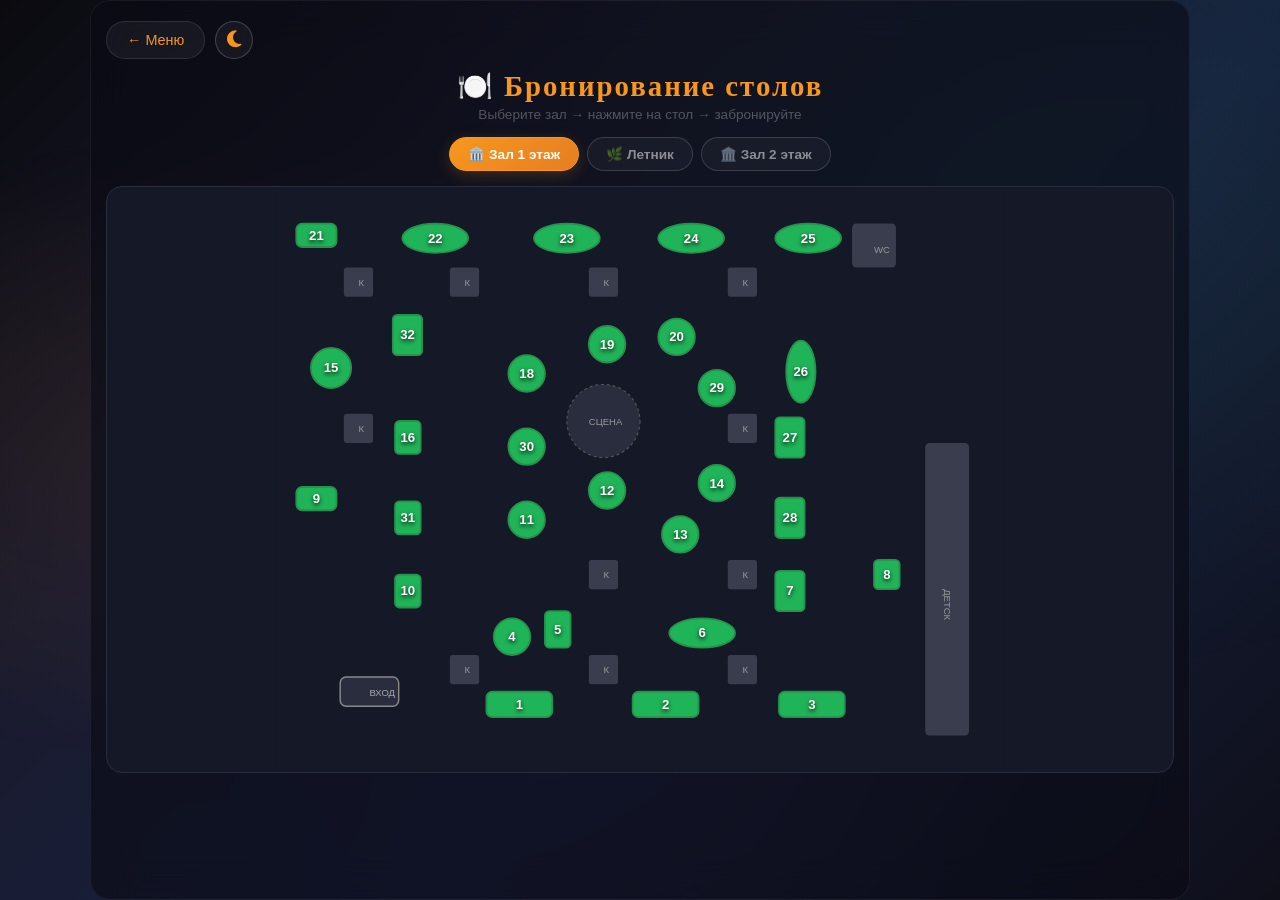
<file: zal.html>
<!DOCTYPE html>
<html lang="ru">
<head>
  <meta charset="UTF-8">
  <meta name="viewport" content="width=device-width, initial-scale=1.0, user-scalable=no">
  <title>Бронирование столов — Сандык</title>
  <link rel="stylesheet" href="https://cdnjs.cloudflare.com/ajax/libs/font-awesome/6.4.0/css/all.min.css" />
  <link rel="stylesheet" href="styles.css" />
  <style>
    .theme-btn-zal {
      width: 38px;
      height: 38px;
      border-radius: 50%;
      border: 1px solid rgba(255,255,255,0.2);
      background: rgba(255,255,255,0.05);
      backdrop-filter: blur(10px);
      color: #f7971e;
      cursor: pointer;
      font-size: 1.2rem;
      display: flex;
      align-items: center;
      justify-content: center;
      transition: all 0.3s;
    }
    .theme-btn-zal:hover {
      background: rgba(255,255,255,0.15);
      box-shadow: 0 0 20px rgba(247,151,30,0.3);
    }
    body.light-theme .theme-btn-zal {
      color: #c49a2a;
      border-color: rgba(0,0,0,0.2);
    }
    body.light-theme .theme-btn-zal:hover {
      background: rgba(0,0,0,0.08);
    }
    .top-nav {
      display: flex;
      justify-content: space-between;
      align-items: center;
      margin-bottom: 10px;
      flex-shrink: 0;
    }
    .top-nav-left {
      display: flex;
      align-items: center;
      gap: 10px;
    }
    .time-restriction {
      font-size: 0.7rem;
      color: rgba(255,255,255,0.4);
      margin-top: 6px;
    }
    body.light-theme .time-restriction {
      color: rgba(0,0,0,0.4);
    }
    
    /* ===== SVG ЦВЕТА ===== */
    .floor-plan-svg {
      display: block;
      width: 100%;
      height: auto;
      max-height: 65vh;
      cursor: grab;
    }
    .floor-plan-svg:active { cursor: grabbing; }
    
    .floor-plan-svg .table-text {
      font-size: 18px !important;
      font-weight: 700;
      fill: #fff;
      text-shadow: 0 2px 4px rgba(0,0,0,0.9);
      pointer-events: none;
      user-select: none;
      text-anchor: middle;
    }
    .floor-plan-svg .room-label {
      font-size: 13px !important;
      fill: #f7971e;
      text-anchor: start;
    }
    
    .floor-plan-svg .bg-main { fill: #141827; }
    .floor-plan-svg .bg-secondary { fill: #2a2d3e; }
    .floor-plan-svg .bg-accent { fill: #3a3d4e; }
    .floor-plan-svg .bg-dark { fill: #1a1d2e; }
    .floor-plan-svg .bg-gray { fill: #565656; }
    .floor-plan-svg .bg-light-gray { fill: #cfcfcf; }
    .floor-plan-svg .bg-wc { fill: #3a3d4e; }
    .floor-plan-svg .text-label { fill: #999; }
    .floor-plan-svg .text-label-light { fill: #aaa; }
    .floor-plan-svg .text-room { fill: #f7971e; }
    .floor-plan-svg .text-table { fill: #fff; }
    .floor-plan-svg .stroke-light { stroke: #888; }
    .floor-plan-svg .stroke-dark { stroke: #555; }
    .floor-plan-svg .ellipse-stage { fill: #2a2d3e; stroke: #555; }
    
    body.light-theme .floor-plan-svg .bg-main { fill: #2a2d3e; }
    body.light-theme .floor-plan-svg .bg-secondary { fill: #3a3d4e; }
    body.light-theme .floor-plan-svg .bg-accent { fill: #4a4d5e; }
    body.light-theme .floor-plan-svg .bg-dark { fill: #1a1d2e; }
    body.light-theme .floor-plan-svg .bg-gray { fill: #6a6a7a; }
    body.light-theme .floor-plan-svg .bg-light-gray { fill: #d5d5d5; }
    body.light-theme .floor-plan-svg .bg-wc { fill: #4a4d5e; }
    body.light-theme .floor-plan-svg .text-label { fill: #aaa; }
    body.light-theme .floor-plan-svg .text-label-light { fill: #ccc; }
    body.light-theme .floor-plan-svg .text-room { fill: #f7971e; }
    body.light-theme .floor-plan-svg .text-table { fill: #fff; }
    body.light-theme .floor-plan-svg .stroke-light { stroke: #aaa; }
    body.light-theme .floor-plan-svg .stroke-dark { stroke: #6a6a7a; }
    body.light-theme .floor-plan-svg .ellipse-stage { fill: #3a3d4e; stroke: #6a6a7a; }
    
    .floor-plan {
      background: #141827;
      border-radius: 16px;
      border: 1px solid #2a2d3e;
      overflow: auto;
      transition: background 0.3s ease, border-color 0.3s ease;
    }
    body.light-theme .floor-plan {
      background: #1a1d2e;
      border-color: #3a3d4e;
    }
    .floor-plan::-webkit-scrollbar { width: 8px; height: 8px; }
    .floor-plan::-webkit-scrollbar-track { background: rgba(255,255,255,0.05); border-radius: 4px; }
    .floor-plan::-webkit-scrollbar-thumb { background: rgba(247,151,30,0.4); border-radius: 4px; }
    body.light-theme .floor-plan::-webkit-scrollbar-track { background: rgba(0,0,0,0.05); }
    body.light-theme .floor-plan::-webkit-scrollbar-thumb { background: rgba(196,154,42,0.5); }

    /* ===== КОНТЕЙНЕР ===== */
    .container {
      max-width: 1100px;
      margin: 0 auto;
      padding: 20px 15px 30px;
      background: rgba(10,10,20,0.6);
      backdrop-filter: blur(20px);
      border-radius: 20px;
      border: 1px solid rgba(255,255,255,0.06);
      min-height: 100vh;
    }
    body.light-theme .container {
      background: rgba(255,248,240,0.85);
      border-color: rgba(0,0,0,0.06);
    }

    h1 {
      text-align: center;
      font-family: 'Playfair Display', serif;
      font-size: 1.8rem;
      font-weight: 600;
      color: #f7971e;
      margin-bottom: 4px;
    }
    .subtitle {
      text-align: center;
      font-size: 0.85rem;
      color: rgba(255,255,255,0.4);
      margin-bottom: 15px;
    }
    body.light-theme .subtitle {
      color: rgba(0,0,0,0.4);
    }

    /* ===== ВКЛАДКИ ЗАЛОВ ===== */
    .hall-tabs {
      display: flex;
      gap: 8px;
      justify-content: center;
      margin-bottom: 15px;
      flex-wrap: wrap;
    }
    .hall-tab {
      padding: 8px 18px;
      border-radius: 20px;
      border: 1px solid rgba(255,255,255,0.15);
      background: rgba(255,255,255,0.04);
      color: rgba(255,255,255,0.5);
      cursor: pointer;
      font-size: 0.85rem;
      font-weight: 600;
      transition: all 0.3s;
      font-family: 'Roboto', 'Segoe UI', sans-serif;
    }
    .hall-tab:hover {
      background: rgba(255,255,255,0.08);
      color: rgba(255,255,255,0.8);
    }
    .hall-tab.active {
      background: linear-gradient(135deg, #f7971e, #e67e22);
      color: white;
      border-color: #f7971e;
      box-shadow: 0 4px 15px rgba(247,151,30,0.2);
    }
    body.light-theme .hall-tab {
      border-color: rgba(0,0,0,0.12);
      background: rgba(0,0,0,0.03);
      color: rgba(0,0,0,0.4);
    }
    body.light-theme .hall-tab:hover {
      background: rgba(0,0,0,0.06);
      color: #2a1508;
    }
    body.light-theme .hall-tab.active {
      background: linear-gradient(135deg, #f7971e, #e67e22);
      color: white;
      border-color: #f7971e;
    }

    /* ===== МОДАЛКА БРОНИ ===== */
    .modal-overlay {
      display: none;
      position: fixed;
      top: 0; left: 0;
      width: 100%; height: 100%;
      background: rgba(0,0,0,0.7);
      backdrop-filter: blur(5px);
      align-items: center;
      justify-content: center;
      z-index: 999;
      padding: 15px;
    }
    .modal-overlay.active { display: flex; }
    .modal-card {
      background: rgba(20,20,40,0.96);
      backdrop-filter: blur(25px);
      max-width: 420px;
      width: 100%;
      border-radius: 20px;
      padding: 25px 20px;
      border: 1px solid rgba(255,255,255,0.08);
      text-align: center;
      animation: fadeUp 0.3s ease;
      max-height: 90vh;
      overflow-y: auto;
      transition: background 0.3s ease, border-color 0.3s ease;
    }
    body.light-theme .modal-card {
      background: rgba(255,248,240,0.98);
      border-color: rgba(0,0,0,0.06);
    }
    body.light-theme .modal-card h3 { color: #2a1508; }
    body.light-theme .modal-card .table-number { color: #f7971e; }
    body.light-theme .modal-card .table-info { color: rgba(0,0,0,0.5); }
    body.light-theme .modal-card .placeholder-text {
      color: rgba(0,0,0,0.4);
      background: rgba(0,0,0,0.04);
    }
    body.light-theme .modal-card input,
    body.light-theme .modal-card select,
    body.light-theme .modal-card textarea {
      background: rgba(255,255,255,0.8);
      border-color: rgba(0,0,0,0.1);
      color: #2a1508;
    }
    body.light-theme .modal-card input:focus,
    body.light-theme .modal-card select:focus,
    body.light-theme .modal-card textarea:focus {
      border-color: #f7971e;
    }
    body.light-theme .btn-close {
      background: rgba(0,0,0,0.06);
      color: rgba(0,0,0,0.5);
    }
    body.light-theme .btn-close:hover { background: rgba(0,0,0,0.1); }
    body.light-theme .btn-book { background: #f7971e; }
    body.light-theme .btn-book:hover { background: #e67e22; }

    @keyframes fadeUp {
      0% { opacity: 0; transform: scale(0.95) translateY(30px); }
      100% { opacity: 1; transform: scale(1) translateY(0); }
    }
    .modal-card .table-number {
      color: #f7971e;
      font-size: 2rem;
      font-weight: 700;
      font-family: 'Playfair Display', serif;
    }
    .modal-card .table-info {
      color: rgba(255,255,255,0.5);
      font-size: 0.85rem;
      margin-bottom: 12px;
    }
    .modal-card img {
      width: 100%;
      max-height: 200px;
      object-fit: cover;
      border-radius: 12px;
      border: 1px solid rgba(255,255,255,0.06);
      margin-bottom: 10px;
    }
    .modal-card .placeholder-text {
      color: rgba(255,255,255,0.3);
      background: rgba(255,255,255,0.03);
      padding: 20px;
      border-radius: 10px;
      font-size: 0.8rem;
    }
    .modal-card input,
    .modal-card select,
    .modal-card textarea {
      width: 100%;
      padding: 10px;
      margin: 6px 0;
      background: rgba(255,255,255,0.04);
      border: 1px solid rgba(255,255,255,0.08);
      border-radius: 10px;
      color: #fff;
      font-size: 0.85rem;
      font-family: 'Roboto', 'Segoe UI', sans-serif;
      box-sizing: border-box;
    }
    .modal-card input[type="date"] {
      width: 100%;
      box-sizing: border-box;
      color-scheme: dark;
      min-width: auto;
      max-width: 100%;
    }
    body.light-theme .modal-card input[type="date"] {
      color-scheme: light;
    }
    .modal-card input:focus,
    .modal-card select:focus,
    .modal-card textarea:focus {
      outline: none;
      border-color: #f7971e;
    }
    .modal-card .btn-row {
      display: flex;
      gap: 8px;
      margin-top: 12px;
    }
    .modal-card .btn {
      flex: 1;
      padding: 10px;
      border-radius: 20px;
      border: none;
      font-size: 0.9rem;
      cursor: pointer;
      font-weight: 600;
      transition: all 0.2s;
      font-family: 'Roboto', 'Segoe UI', sans-serif;
    }
    .btn-book {
      background: linear-gradient(135deg, #f7971e, #e67e22);
      color: #fff;
    }
    .btn-book:hover {
      transform: scale(1.02);
      box-shadow: 0 8px 25px rgba(247,151,30,0.3);
    }
    .btn-close {
      background: rgba(255,255,255,0.06);
      color: rgba(255,255,255,0.5);
    }
    .btn-close:hover {
      background: rgba(255,255,255,0.1);
    }

    /* ===== TOAST ===== */
    .toast {
      position: fixed;
      bottom: 20px;
      left: 50%;
      transform: translateX(-50%) translateY(100px);
      background: rgba(20,20,40,0.96);
      backdrop-filter: blur(20px);
      border: 1px solid rgba(255,255,255,0.08);
      color: #fff;
      padding: 12px 24px;
      border-radius: 14px;
      box-shadow: 0 10px 40px rgba(0,0,0,0.4);
      opacity: 0;
      transition: all 0.4s;
      z-index: 1000;
      font-size: 0.85rem;
      text-align: center;
      min-width: 200px;
      max-width: 90%;
    }
    .toast.show {
      transform: translateX(-50%) translateY(0);
      opacity: 1;
    }
    .toast.success { border-left: 4px solid #2ecc71; }
    .toast.error { border-left: 4px solid #e74c3c; }
    body.light-theme .toast {
      background: rgba(255,248,240,0.96);
      color: #2a1508;
      border-color: rgba(0,0,0,0.08);
    }

    /* ===== АДАПТИВ ===== */
    @media (max-width: 768px) {
      body { padding: 10px; }
      .container { padding: 15px 10px; border-radius: 16px; }
      h1 { font-size: 1.4rem; }
      .subtitle { font-size: 0.75rem; }
      .floor-plan { border-radius: 12px; }
      .floor-plan-svg { max-height: 50vh; }
      .floor-plan-svg .table-text { font-size: 14px !important; }
      .floor-plan-svg .room-label { font-size: 10px !important; }
      .hall-tab { padding: 6px 14px; font-size: 0.75rem; }
      .modal-card { padding: 20px 15px; }
      .modal-card input, .modal-card select, .modal-card textarea { padding: 12px; font-size: 1rem; }
      .modal-card input[type="date"] { padding: 12px; font-size: 1rem; }
    }
    @media (max-width: 480px) {
      .container { padding: 10px 8px; }
      h1 { font-size: 1.2rem; }
      .floor-plan-svg .table-text { font-size: 11px !important; }
      .floor-plan-svg .room-label { font-size: 8px !important; }
      .hall-tab { padding: 5px 10px; font-size: 0.65rem; }
      .modal-card { padding: 15px 12px; }
      .modal-card .btn { font-size: 0.8rem; padding: 8px; }
    }
  </style>
</head>
<body>
<div class="container">
  <div class="top-nav">
    <div class="top-nav-left">
      <a href="index.html" class="back-link">← Меню</a>
      <button class="theme-btn-zal" onclick="toggleThemeZal()" id="theme-btn-zal">
        <i class="fas fa-moon" id="theme-icon-zal"></i>
      </button>
    </div>
  </div>
  <h1>🍽️ Бронирование столов</h1>
  <p class="subtitle">Выберите зал → нажмите на стол → забронируйте</p>

  <div class="hall-tabs" id="hallTabs">
    <button class="hall-tab active" data-hall="hall1">🏛️ Зал 1 этаж</button>
    <button class="hall-tab" data-hall="summer">🌿 Летник</button>
    <button class="hall-tab" data-hall="hall2">🏛️ Зал 2 этаж</button>
  </div>

  <div class="floor-plan" id="floorPlan"></div>
</div>

<div class="modal-overlay" id="modalOverlay">
  <div class="modal-card" id="modalCard"></div>
</div>
<div class="toast" id="toast"></div>

<script>
// ============================================================
//  КОНФИГУРАЦИЯ
// ============================================================
const TELEGRAM_BOT_TOKEN = '1745757539:AAEUlkcpb8z7X7s8deuAJPD1saXM92YmOXA';
const TELEGRAM_CHAT_ID = '-1004480995803';
const TELEGRAM_API = `https://api.telegram.org/bot${TELEGRAM_BOT_TOKEN}`;
const JSONBIN_KEY = '$2a$10$AxIfA8p7dq6td0BYtWWuhecnyqCJbsTGoo.oWIds3H01C43GvLGuu';
const JSONBIN_BIN_ID = '6a411873f5f4af5e293d0edd';
const JSONBIN_URL = `https://api.jsonbin.io/v3/b/${JSONBIN_BIN_ID}`;

// ============================================================
//  ТЕМА
// ============================================================
function toggleThemeZal() {
  document.body.classList.toggle('light-theme');
  const icon = document.getElementById('theme-icon-zal');
  const isLight = document.body.classList.contains('light-theme');
  icon.className = isLight ? 'fas fa-sun' : 'fas fa-moon';
  localStorage.setItem('theme', isLight ? 'light' : 'dark');
}

(function() {
  if (localStorage.getItem('theme') === 'light') {
    document.body.classList.add('light-theme');
    const icon = document.getElementById('theme-icon-zal');
    if (icon) icon.className = 'fas fa-sun';
  }
})();

// ============================================================
//  ГЕНЕРАЦИЯ ВРЕМЕНИ
// ============================================================
function generateTimeOptions() {
  let opts = '';
  for (let h = 12; h <= 22; h++) {
    for (let m = 0; m < 60; m += 15) {
      opts += `<option value="${String(h).padStart(2,'0')}:${String(m).padStart(2,'0')}">${String(h).padStart(2,'0')}:${String(m).padStart(2,'0')}</option>`;
    }
  }
  return opts;
}

// ============================================================
//  ГЕНЕРАЦИЯ СТОЛОВ
// ============================================================
function genTable(id, type, x, y, w, h, seats, color='#22c55e', room='', customText='') {
  const cx = x + w/2, cy = y + h/2;
  let shape = '';
  switch(type) {
    case 'round': shape = `<circle cx="${cx}" cy="${cy}" r="${w/2}" fill="${color}" stroke="#2a9d4e" stroke-width="2.5" opacity="0.9"/>`; break;
    case 'rect_h': shape = `<rect x="${x}" y="${y}" width="${w}" height="${h}" rx="8" fill="${color}" stroke="#2a9d4e" stroke-width="2.5" opacity="0.9"/>`; break;
    case 'rect_v': shape = `<rect x="${x}" y="${y}" width="${w}" height="${h}" rx="6" fill="${color}" stroke="#2a9d4e" stroke-width="2.5" opacity="0.9"/>`; break;
    case 'oval': shape = `<ellipse cx="${cx}" cy="${cy}" rx="${w/2}" ry="${h/2}" fill="${color}" stroke="#2a9d4e" stroke-width="2.5" opacity="0.9"/>`; break;
    case 'oval_v': shape = `<ellipse cx="${cx}" cy="${cy}" rx="${w/2}" ry="${h/2}" fill="${color}" stroke="#2a9d4e" stroke-width="2.5" opacity="0.9"/>`; break;
  }
  const text = customText || id;
  const label = room ? `<text x="${x+w+8}" y="${y+14}" class="room-label text-room">${room}</text>` : '';
  return `<g class="table-shape" data-table="${id}">${shape}<text x="${cx}" y="${cy+6}" class="table-text text-table">${text}</text>${label}</g>`;
}

// ============================================================
//  ЗАЛЫ
// ============================================================
const halls = {
  hall1: {
    name: 'Зал 1 этаж',
    svg: `<svg class="floor-plan-svg" viewBox="0 0 1000 800" xmlns="http://www.w3.org/2000/svg">
      <rect width="1000" height="800" rx="12" class="bg-main"/>
      
      <!-- ===== КОЛОННЫ ===== -->
      <rect x="95" y="110" width="40" height="40" rx="4" class="bg-accent"/><text x="115" y="135" class="room-label text-label" text-anchor="middle">К</text>
      <rect x="240" y="110" width="40" height="40" rx="4" class="bg-accent"/><text x="260" y="135" class="room-label text-label" text-anchor="middle">К</text>
      <rect x="430" y="110" width="40" height="40" rx="4" class="bg-accent"/><text x="450" y="135" class="room-label text-label" text-anchor="middle">К</text>
      <rect x="620" y="110" width="40" height="40" rx="4" class="bg-accent"/><text x="640" y="135" class="room-label text-label" text-anchor="middle">К</text>
      <rect x="95" y="310" width="40" height="40" rx="4" class="bg-accent"/><text x="115" y="335" class="room-label text-label" text-anchor="middle">К</text>
      <rect x="620" y="310" width="40" height="40" rx="4" class="bg-accent"/><text x="640" y="335" class="room-label text-label" text-anchor="middle">К</text>
      <rect x="430" y="510" width="40" height="40" rx="4" class="bg-accent"/><text x="450" y="535" class="room-label text-label" text-anchor="middle">К</text>
      <rect x="620" y="510" width="40" height="40" rx="4" class="bg-accent"/><text x="640" y="535" class="room-label text-label" text-anchor="middle">К</text>
      <rect x="240" y="640" width="40" height="40" rx="4" class="bg-accent"/><text x="260" y="665" class="room-label text-label" text-anchor="middle">К</text>
      <rect x="430" y="640" width="40" height="40" rx="4" class="bg-accent"/><text x="450" y="665" class="room-label text-label" text-anchor="middle">К</text>
      <rect x="620" y="640" width="40" height="40" rx="4" class="bg-accent"/><text x="640" y="665" class="room-label text-label" text-anchor="middle">К</text>
      
      <!-- ===== WC ===== -->
      <rect x="790" y="50" width="60" height="60" rx="6" class="bg-accent"/><text x="820" y="90" class="room-label text-label" text-anchor="middle">WC</text>
      
      <!-- ===== ДЕТСКАЯ ===== -->
      <rect x="890" y="350" width="60" height="400" rx="6" class="bg-accent"/><text x="920" y="550" class="room-label text-label" text-anchor="middle" writing-mode="vertical-rl">ДЕТСК</text>
      
      <!-- ===== ВХОД ===== -->
      <rect x="90" y="670" width="80" height="40" rx="8" class="bg-secondary" stroke="#888" stroke-width="2" class="stroke-light"/><text x="130" y="696" class="room-label text-label-light" text-anchor="middle">ВХОД</text>
      
      <!-- ===== СЦЕНА ===== -->
      <circle cx="450" cy="320" r="50" class="ellipse-stage" stroke="#555" stroke-width="1.5" stroke-dasharray="4,4"/>
      <text x="430" y="326" class="room-label text-label" text-anchor="middle">СЦЕНА</text>
      
      <!-- ===== СТОЛЫ ===== -->
      ${genTable(1,'rect_h',290,690,90,35,8)} ${genTable(2,'rect_h',490,690,90,35,8)} ${genTable(3,'rect_h',690,690,90,35,8)}
      ${genTable(4,'round',300,590,50,50,2)} ${genTable(5,'rect_v',370,580,35,50,2)} ${genTable(6,'oval',540,590,90,40,6)}
      ${genTable(7,'rect_v',685,525,40,55,6)} ${genTable(8,'rect_v',820,510,35,40,2)} ${genTable(9,'rect_h',30,410,55,32,4)}
      ${genTable(10,'rect_v',165,530,35,45,4)} ${genTable(11,'round',320,430,50,50,2)} ${genTable(12,'round',430,390,50,50,2)}
      ${genTable(13,'round',530,450,50,50,2)} ${genTable(14,'round',580,380,50,50,2)} ${genTable(15,'round',50,220,55,55,4)}
      ${genTable(16,'rect_v',165,320,35,45,4)} ${genTable(18,'round',320,230,50,50,2)} ${genTable(19,'round',430,190,50,50,2)}
      ${genTable(20,'round',525,180,50,50,2)} ${genTable(21,'rect_h',30,50,55,32,4)} ${genTable(22,'oval',175,50,90,40,6)}
      ${genTable(23,'oval',355,50,90,40,6)} ${genTable(24,'oval',525,50,90,40,6)} ${genTable(25,'oval',685,50,90,40,6)}
      ${genTable(26,'oval_v',700,210,40,85,6)} ${genTable(27,'rect_v',685,315,40,55,6)} ${genTable(28,'rect_v',685,425,40,55,6)}
      ${genTable(29,'round',580,250,50,50,2)} ${genTable(30,'round',320,330,50,50,2)} ${genTable(31,'rect_v',165,430,35,45,4)}
      ${genTable(32,'rect_v',162,175,40,55,6)}
    </svg>`
  },
  summer: {
    name: 'Летник',
    svg: `<svg class="floor-plan-svg" viewBox="0 0 700 750" xmlns="http://www.w3.org/2000/svg">
      <rect width="700" height="750" rx="12" class="bg-main"/>
      <rect x="145" y="390" width="40" height="140" rx="4" class="bg-accent"/><text x="165" y="465" class="room-label text-label" writing-mode="vertical-rl" text-anchor="middle">ТЕРРАСА</text>
      ${genTable(55,'round',60,50,50,50,2)} ${genTable(54,'rect_h',50,170,90,35,4)} ${genTable(53,'rect_h',50,300,90,35,4)}
      ${genTable(52,'rect_h',50,440,90,35,4)} ${genTable(51,'rect_h',50,590,90,35,4)} ${genTable(45,'rect_v',225,130,35,50,4)}
      ${genTable(44,'rect_v',225,255,35,50,4)} ${genTable(42,'rect_h',225,490,90,35,4)} ${genTable(41,'rect_h',225,595,90,35,4)}
      ${genTable(46,'rect_v',495,610,40,55,6)} ${genTable(47,'round',570,470,50,50,2)} ${genTable(49,'round',610,340,50,50,2)}
      ${genTable(50,'round',510,275,55,55,4,'#22c55e')}
    </svg>`
  },
  hall2: {
    name: 'Зал 2 этаж',
    svg: `<svg class="floor-plan-svg" viewBox="0 0 750 780" xmlns="http://www.w3.org/2000/svg">
      <rect width="750" height="780" rx="12" class="bg-main"/>
      <rect x="0" y="520" width="330" height="18" class="bg-gray"/>
      <rect x="315" y="520" width="18" height="230" class="bg-gray"/>
      <rect x="245" y="505" width="70" height="18" class="bg-gray"/>
      <rect x="455" y="700" width="40" height="40" rx="4" class="bg-accent"/><text x="475" y="725" class="room-label text-label" text-anchor="middle">Л</text>
      
      <!-- ===== КАБИНЕТЫ ===== -->
      ${genTable(71,'rect_h',90,35,110,55,6,'#22c55e','Бозайғыр','2/1')}
      ${genTable(72,'rect_h',390,35,140,55,7,'#22c55e','Саржайлау','2/7')}
      ${genTable(80,'rect_h',385,120,65,35,2,'#cfcfcf')}
      
      <!-- ===== СТОЛЫ ===== -->
      ${genTable(81,'rect_v',470,160,35,50,2)} ${genTable(82,'rect_v',470,240,35,50,2)}
      ${genTable(83,'rect_v',470,315,35,50,2)} ${genTable(84,'rect_v',470,390,35,50,2)}
      ${genTable(85,'rect_v',470,470,35,50,2)} ${genTable(86,'rect_v',470,545,35,50,2)}
      
      <!-- ===== КАБИНЕТЫ С КРУГЛЫМИ СТОЛАМИ ===== -->
      ${genTable(73,'round',585,205,55,55,6,'#22c55e','Қосбасар','2/2')}
      ${genTable(75,'round',585,345,55,55,6,'#22c55e','Жазғы қайғы','2/3')}
      ${genTable(74,'round',585,485,55,55,6,'#22c55e','Көкіл','2/4')}
      ${genTable(76,'rect_v',585,610,40,85,6,'#22c55e','Кішкентай','2/5')}
      
      <!-- ===== ОБЫЧНЫЕ СТОЛЫ ===== -->
      ${genTable(64,'round',75,585,50,50,4)} ${genTable(65,'round',145,595,55,55,6)} ${genTable(66,'round',215,585,50,50,4)}
      ${genTable(63,'round',55,685,50,50,2)} ${genTable(62,'round',140,700,50,50,2)} ${genTable(61,'round',230,700,50,50,2)}
      
      <!-- ===== ПАНОРАМА ===== -->
      <text x="170" y="535" class="room-label text-label-light" text-anchor="middle">Панорама в зал</text>
      
      <!-- ===== ҚҰДАЛЫҚ ===== -->
      <text x="275" y="520" class="room-label text-label-light" text-anchor="start">Құдалық</text>
    </svg>`
  }
};

let currentHall = 'hall1';
let selectedTable = null;

// ============================================================
//  ЗАГРУЗКА ЗАЛА
// ============================================================
function loadHall(hallId) {
  currentHall = hallId;
  document.querySelectorAll('.hall-tab').forEach(t => t.classList.remove('active'));
  document.querySelector(`.hall-tab[data-hall="${hallId}"]`)?.classList.add('active');
  document.getElementById('floorPlan').innerHTML = halls[hallId].svg;
  document.querySelectorAll('.table-shape').forEach(el => {
    el.addEventListener('click', function(e) {
      e.stopPropagation();
      selectedTable = this.dataset.table;
      openBookingModal(selectedTable);
    });
  });
}

// ============================================================
//  ОТКРЫТИЕ МОДАЛКИ БРОНИ
// ============================================================
function openBookingModal(tableId) {
  const overlay = document.getElementById('modalOverlay');
  const card = document.getElementById('modalCard');
  const timeOpts = generateTimeOptions();
  
  // Определяем город для отображения
  const cityName = localStorage.getItem('sandyq_city') === 'astana' ? 'Астана' : 'Алматы';
  const cityAddress = localStorage.getItem('sandyq_city') === 'astana' 
    ? 'Сарайшык 34/3' 
    : 'Абылайхана 55 / Алимжанова 55';
  
  card.innerHTML = `
    <h3>Стол №${tableId}</h3>
    <div class="table-number">№${tableId}</div>
    <img src="Стол №${tableId}.jpg" alt="Фото стола №${tableId}" onerror="this.style.display='none';this.nextElementSibling.style.display='block';">
    <div class="placeholder-text" style="display:none;">🖼️ Фото не найдено</div>
    <p class="table-info">🏛️ ${halls[currentHall].name} | 📍 ${cityName}, ${cityAddress}</p>
    <input type="text" id="bookSurname" placeholder="Фамилия">
    <input type="text" id="bookName" placeholder="Имя">
    <input type="tel" id="bookPhone" placeholder="Телефон">
    <input type="number" id="bookGuests" placeholder="Количество персон" min="1" max="20">
    <input type="date" id="bookDate">
    <select id="bookTime">${timeOpts}</select>
    <p class="time-restriction">🕐 Ресторан работает с 12:00 до 23:00</p>
    <textarea id="bookComment" rows="2" placeholder="Комментарий (по желанию)"></textarea>
    <div class="btn-row">
      <button class="btn btn-close" onclick="closeModal()">Закрыть</button>
      <button class="btn btn-book" onclick="submitBooking()">📅 Забронировать</button>
    </div>
  `;
  overlay.classList.add('active');
  document.body.style.overflow = 'hidden';
}

function closeModal() {
  document.getElementById('modalOverlay').classList.remove('active');
  document.body.style.overflow = '';
}

function showToast(msg) {
  const t = document.getElementById('toast');
  t.textContent = msg;
  t.classList.add('show');
  setTimeout(() => t.classList.remove('show'), 2500);
}

// ============================================================
//  СОХРАНЕНИЕ БРОНИ В ОБЛАКО
// ============================================================
async function saveBookingToCloud(booking) {
  try {
    const res = await fetch(JSONBIN_URL + '/latest', { headers: { 'X-Master-Key': JSONBIN_KEY } });
    const data = await res.json();
    const bookings = data.record.bookings || [];
    bookings.push(booking);
    await fetch(JSONBIN_URL, {
      method: 'PUT',
      headers: { 'X-Master-Key': JSONBIN_KEY, 'Content-Type': 'application/json' },
      body: JSON.stringify({ bookings: bookings, orders: data.record.orders || [] })
    });
  } catch(e) { console.warn('Ошибка сохранения брони в облако:', e); }
}

// ============================================================
//  ОТПРАВКА БРОНИ
// ============================================================
async function submitBooking() {
  const surname = document.getElementById('bookSurname').value.trim();
  const name = document.getElementById('bookName').value.trim();
  const phone = document.getElementById('bookPhone').value.trim();
  const guests = document.getElementById('bookGuests').value;
  const date = document.getElementById('bookDate').value;
  const time = document.getElementById('bookTime').value;
  const comment = document.getElementById('bookComment').value.trim();
  
  if (!surname || !name || !phone || !date) {
    showToast('❌ Заполните фамилию, имя, телефон и дату!');
    return;
  }
  
  const fullName = `${surname} ${name}`;
  const hallName = halls[currentHall].name;
  const city = localStorage.getItem('sandyq_city') || 'almaty';
  const cityName = city === 'astana' ? 'Астана' : 'Алматы';
  const cityAddress = city === 'astana' ? 'Сарайшык 34/3' : 'Абылайхана 55 / Алимжанова 55';
  
  const booking = {
    id: Date.now(),
    table: selectedTable,
    hall: currentHall,
    hallName: hallName,
    name: fullName,
    phone: phone,
    guests: guests || '—',
    date: date,
    time: time || '—',
    special: comment || '',
    city: city,
    restaurant: `Sandyq ${cityName}, ${cityAddress}`,
    timestamp: new Date().toISOString()
  };
  
  const bookings = JSON.parse(localStorage.getItem('bookings')||'[]');
  bookings.push(booking);
  localStorage.setItem('bookings', JSON.stringify(bookings));
  
  await saveBookingToCloud(booking);
  
  const msg = `📅 <b>БРОНИРОВАНИЕ СТОЛА</b>\n🍽️ Sandyq ${cityName}, ${cityAddress}\n🏛️ ${hallName}\n🪑 Стол №${selectedTable}\n\n👤 ${fullName}\n📞 ${phone}\n👥 ${guests||'—'} персон\n📅 ${date}\n⏰ ${time||'—'}${comment?`\n💬 ${comment}`:''}`;
  
  try {
    await fetch(`${TELEGRAM_API}/sendMessage`, {
      method: 'POST',
      headers: { 'Content-Type': 'application/json' },
      body: JSON.stringify({
        chat_id: TELEGRAM_CHAT_ID,
        text: msg,
        parse_mode: 'HTML',
        reply_markup: JSON.stringify({
          inline_keyboard: [[{ text: '🔗 Открыть админку', url: 'https://dzhalaliddin.github.io/Sandyqworld/admin.html' }]]
        })
      })
    });
  } catch(e) {}
  
  closeModal();
  showToast('✅ Бронирование отправлено!');
}

// ============================================================
//  ИНИЦИАЛИЗАЦИЯ
// ============================================================
document.querySelectorAll('.hall-tab').forEach(btn => btn.addEventListener('click', () => loadHall(btn.dataset.hall)));
document.getElementById('modalOverlay').addEventListener('click', function(e) { if (e.target === this) closeModal(); });
document.addEventListener('keydown', function(e) { if (e.key === 'Escape') closeModal(); });

loadHall('hall1');
</script>
</body>
</html>
</file>
<file: styles.css>
* { margin: 0; padding: 0; box-sizing: border-box; }

body {
  font-family: 'Segoe UI', Tahoma, Geneva, Verdana, sans-serif;
  background: linear-gradient(135deg, #0a0a0f 0%, #1a1a2e 30%, #16213e 60%, #0f0f1a 100%);
  background-attachment: fixed; color: #fff; min-height: 100vh; overflow-x: hidden;
  transition: background 0.5s ease, color 0.3s ease;
}
body::before {
  content: ''; position: fixed; top: 0; left: 0; right: 0; bottom: 0;
  background: radial-gradient(ellipse at 20% 50%, rgba(247,151,30,0.08) 0%, transparent 50%),
              radial-gradient(ellipse at 80% 20%, rgba(46,204,113,0.06) 0%, transparent 50%),
              radial-gradient(ellipse at 50% 80%, rgba(155,89,182,0.06) 0%, transparent 50%);
  pointer-events: none; z-index: 0; animation: bgShift 20s ease-in-out infinite;
}
@keyframes bgShift { 0%,100%{opacity:0.8} 25%{opacity:1} 50%{opacity:0.6} 75%{opacity:0.9} }

header {
  background: rgba(255,255,255,0.02); backdrop-filter: blur(25px) saturate(180%);
  -webkit-backdrop-filter: blur(25px) saturate(180%);
  border-bottom: 1px solid rgba(255,255,255,0.08); padding: 1rem 0;
  position: sticky; top: 0; z-index: 100; box-shadow: 0 8px 32px rgba(0,0,0,0.4);
  transition: background 0.3s ease, border-color 0.3s ease;
}
.header-container { max-width: 1400px; margin: 0 auto; padding: 0 20px; display: flex; justify-content: space-between; align-items: center; flex-wrap: wrap; gap: 15px; }
.logo h1 { font-size: 2.2rem; font-weight: 800; background: linear-gradient(135deg, #f7971e, #ffd200); background-size: 200% auto; -webkit-background-clip: text; -webkit-text-fill-color: transparent; animation: shimmer 3s linear infinite; }
@keyframes shimmer { 0%{background-position:0%} 100%{background-position:200%} }
.subtitle { font-size:0.9rem; opacity:0.7; display:block; }
.address { font-size:0.8rem; opacity:0.5; display:block; }
.header-controls { display:flex; align-items:center; gap:15px; flex-wrap:wrap; }
.header-center { flex:1; max-width:380px; margin:0 20px; }
.search-box { display:flex; align-items:center; background:rgba(255,255,255,0.06); backdrop-filter:blur(10px); border:1px solid rgba(255,255,255,0.12); border-radius:25px; padding:10px 16px; gap:10px; transition:all 0.3s; }
.search-box:focus-within { border-color:#f7971e; box-shadow:0 0 25px rgba(247,151,30,0.2); }
.search-box i { color:rgba(255,255,255,0.4); }
.search-box input { flex:1; background:none; border:none; color:white; font-size:0.95rem; outline:none; }
.search-box input::placeholder { color:rgba(255,255,255,0.3); }
.search-clear { background:none; border:none; color:rgba(255,255,255,0.5); cursor:pointer; font-size:1.3rem; display:none; }
.search-clear:hover { color:#e74c3c; }
.theme-btn { width:38px;height:38px;border-radius:50%;border:1px solid rgba(255,255,255,0.2);background:rgba(255,255,255,0.05);backdrop-filter:blur(10px);color:#f7971e;cursor:pointer;font-size:1.2rem;display:flex;align-items:center;justify-content:center;transition:all 0.3s; }
.theme-btn:hover { background:rgba(255,255,255,0.15);box-shadow:0 0 20px rgba(247,151,30,0.3); }
.language-selector { display:flex; gap:6px; background:rgba(255,255,255,0.05); backdrop-filter:blur(10px); padding:5px; border-radius:25px; border:1px solid rgba(255,255,255,0.1); }
.lang-btn { padding:7px 15px; border:none; border-radius:20px; cursor:pointer; background:transparent; color:rgba(255,255,255,0.6); font-size:0.85rem; font-weight:600; transition:all 0.3s; }
.lang-btn:hover { color:#fff; }
.lang-btn.active { background:linear-gradient(135deg,#f7971e,#e67e22); color:white; box-shadow:0 4px 15px rgba(247,151,30,0.4); }
.cart-btn { background:linear-gradient(135deg,rgba(247,151,30,0.9),rgba(230,126,34,0.9)); backdrop-filter:blur(10px); border:1px solid rgba(255,255,255,0.2); color:white; padding:12px 22px; border-radius:25px; cursor:pointer; position:relative; font-size:1.1rem; transition:all 0.3s; box-shadow:0 4px 20px rgba(247,151,30,0.3); overflow:hidden; }
.cart-btn::after { content:''; position:absolute; top:-50%; left:-50%; width:200%; height:200%; background:radial-gradient(circle,rgba(255,255,255,0.2) 0%,transparent 60%); animation:rotateGlow 4s linear infinite; }
@keyframes rotateGlow { 0%{transform:rotate(0)} 100%{transform:rotate(360deg)} }
.cart-btn:hover { transform:scale(1.05); box-shadow:0 8px 30px rgba(247,151,30,0.5); }
.cart-count { background:#e74c3c; border-radius:50%; padding:3px 10px; font-size:0.8rem; position:absolute; top:-10px; right:-10px; box-shadow:0 4px 15px rgba(231,76,60,0.5); animation:pulse 2s infinite; }
@keyframes pulse { 0%,100%{transform:scale(1)} 50%{transform:scale(1.15)} }
.icon-btn { color:white; font-size:1.3rem; padding:10px 14px; border-radius:50%; background:rgba(255,255,255,0.05); backdrop-filter:blur(10px); border:1px solid rgba(255,255,255,0.1); transition:all 0.3s; text-decoration:none; }
.icon-btn:hover { background:rgba(255,255,255,0.15); }

.main-nav { position:sticky; top:78px; z-index:90; background:rgba(10,10,20,0.8); backdrop-filter:blur(25px) saturate(180%); -webkit-backdrop-filter:blur(25px) saturate(180%); border-bottom:1px solid rgba(255,255,255,0.06); padding:8px 20px; transition:background 0.3s ease; }
.categories-nav { display:flex; flex-wrap:wrap; gap:8px; padding:6px; background:rgba(255,255,255,0.03); backdrop-filter:blur(15px) saturate(180%); -webkit-backdrop-filter:blur(15px) saturate(180%); border:1px solid rgba(255,255,255,0.08); border-radius:25px; position:relative; overflow:visible!important; }
.categories-drop { position:absolute; top:6px; left:6px; height:30px; background:linear-gradient(135deg,rgba(247,151,30,0.9),rgba(230,126,34,0.85)); backdrop-filter:blur(10px); border-radius:22px; transition:all 0.5s cubic-bezier(0.34,1.56,0.64,1); z-index:0; box-shadow:0 4px 20px rgba(247,151,30,0.4),inset 0 1px 0 rgba(255,255,255,0.2); }
.categories-drop::after { content:''; position:absolute; top:3px; left:15%; width:40%; height:25%; background:rgba(255,255,255,0.3); border-radius:50%; filter:blur(2px); }
.category-tab { padding:10px 16px; border:none; border-radius:20px; cursor:pointer; background:transparent; color:rgba(255,255,255,0.65); font-size:0.9rem; transition:all 0.3s; white-space:nowrap; position:relative; z-index:1; font-weight:500; }
.category-tab:hover { color:#fff; }
.category-tab.active { color:#fff; font-weight:700; }
.category-tab i { margin-right:5px; }
.mobile-cat-cards { display:none; gap:8px; padding:5px 0; }
.mobile-cat-card { background:rgba(255,255,255,0.04); backdrop-filter:blur(10px); border:1px solid rgba(255,255,255,0.08); border-radius:14px; padding:12px 10px; text-align:center; cursor:pointer; font-size:0.75rem; color:rgba(255,255,255,0.7); transition:all 0.3s; min-width:70px; }
.mobile-cat-card i { display:block; font-size:1.2rem; margin-bottom:4px; color:#f7971e; }
.mobile-cat-card:active { background:rgba(247,151,30,0.3); }
.mobile-back-btn { display:none; background:none; border:none; color:#f7971e; font-size:1rem; cursor:pointer; padding:8px 0; }
.mobile-back-btn i { margin-right:5px; }

.menu-container { max-width:1400px; margin:0 auto; padding:30px 20px; position:relative; z-index:1; }
.category-page-header { font-size:2.2rem; font-weight:800; margin-bottom:30px; color:#fff; display:flex; align-items:center; gap:12px; transition:color 0.3s ease; }
.category-page-header i { color:#f7971e; }
.subcategory-title { font-size:1.2rem; font-weight:600; color:rgba(255,255,255,0.6); margin:25px 0 15px; padding-left:12px; border-left:3px solid rgba(247,151,30,0.5); }
.search-results-header { font-size:1.8rem; font-weight:700; margin-bottom:20px; color:#f7971e; }
.search-count { font-size:0.9rem; color:rgba(255,255,255,0.4); margin-left:10px; }
.menu-grid { display:grid; grid-template-columns:repeat(auto-fill,minmax(280px,1fr)); gap:20px; }

.menu-item { background:rgba(255,255,255,0.04); backdrop-filter:blur(20px) saturate(180%); -webkit-backdrop-filter:blur(20px) saturate(180%); border:1px solid rgba(255,255,255,0.08); border-radius:20px; overflow:visible; box-shadow:0 8px 32px rgba(0,0,0,0.3); transition:all 0.4s cubic-bezier(0.175,0.885,0.32,1.275); position:relative; }
.menu-item::after { content:''; position:absolute; top:0;left:0;right:0;bottom:0; background:linear-gradient(135deg,rgba(255,255,255,0.06) 0%,transparent 50%); pointer-events:none; border-radius:20px; }
.menu-item:hover { transform:translateY(-8px); box-shadow:0 20px 50px rgba(0,0,0,0.5),0 0 30px rgba(247,151,30,0.1); border-color:rgba(247,151,30,0.3); }
.menu-item-image { width:100%; height:200px; object-fit:cover; border-radius:20px 20px 0 0; background:rgba(255,255,255,0.02); transition:transform 0.5s; }
.menu-item:hover .menu-item-image { transform:scale(1.03); }
.menu-item-content { padding:18px; position:relative; z-index:1; }
.menu-item-title { font-size:1.05rem; font-weight:600; margin-bottom:10px; color:#fff; transition:color 0.3s ease; }
.menu-item-desc { font-size:0.75rem; color:rgba(255,255,255,0.5); margin-bottom:8px; }
.menu-item-footer { display:flex; justify-content:space-between; align-items:center; margin-top:12px; position:relative; }
.menu-item-price { font-size:1.3rem; font-weight:800; background:linear-gradient(135deg,#f7971e,#ffd200); -webkit-background-clip:text; -webkit-text-fill-color:transparent; background-clip:text; z-index:2; }
.add-btn { background:linear-gradient(135deg,#2ecc71,#27ae60); border:none; color:white; padding:9px 18px; border-radius:20px; cursor:pointer; font-weight:600; box-shadow:0 4px 15px rgba(46,204,113,0.3); position:relative; z-index:2; transition:all 0.3s; }
.add-btn:hover { transform:scale(1.06); box-shadow:0 8px 25px rgba(46,204,113,0.5); }
.quantity-control { display:flex; align-items:center; gap:6px; z-index:2; }
.quantity-btn { width:30px; height:30px; border:1px solid rgba(255,255,255,0.2); border-radius:50%; background:rgba(255,255,255,0.06); backdrop-filter:blur(5px); color:white; cursor:pointer; font-size:1rem; display:flex; align-items:center; justify-content:center; transition:all 0.3s; }
.quantity-btn:hover { background:rgba(247,151,30,0.5); border-color:#f7971e; box-shadow:0 4px 15px rgba(247,151,30,0.3); }
.quantity-num { width:24px; text-align:center; font-weight:700; font-size:1rem; color:#fff; transition:color 0.3s ease; }
.rider-trail { position:absolute; bottom:8px; left:0; height:3px; background:linear-gradient(90deg,transparent,rgba(247,151,30,0.6),#f7971e,rgba(247,151,30,0.6),transparent); border-radius:2px; z-index:1; opacity:0; transition:all 0.5s ease; width:0; }

.cart-sidebar { position:fixed; top:0; right:-480px; width:460px; height:100vh; background:rgba(10,10,20,0.9); backdrop-filter:blur(30px) saturate(180%); -webkit-backdrop-filter:blur(30px) saturate(180%); border-left:1px solid rgba(255,255,255,0.1); box-shadow:-10px 0 50px rgba(0,0,0,0.5); transition:right 0.5s cubic-bezier(0.22,1,0.36,1), background 0.3s ease; z-index:200; display:flex; flex-direction:column; }
.cart-sidebar.open { right:0; }
.cart-header { padding:25px; background:rgba(255,255,255,0.03); border-bottom:1px solid rgba(255,255,255,0.08); display:flex; justify-content:space-between; align-items:center; }
.cart-header h2 { transition:color 0.3s ease; }
.close-cart { background:none; border:none; color:rgba(255,255,255,0.5); font-size:2rem; cursor:pointer; transition:all 0.3s; }
.close-cart:hover { color:#e74c3c; transform:rotate(90deg); }
.back-btn { background:none; border:none; color:#f7971e; font-size:1rem; cursor:pointer; display:flex; align-items:center; gap:5px; padding:8px 0; transition:color 0.3s ease; }
.cart-content { flex:1; padding:20px; overflow-y:auto; }
.empty-cart { text-align:center; margin-top:60px; }
.empty-cart i { font-size:4rem; margin-bottom:15px; opacity:0.2; transition:color 0.3s ease; }
.empty-cart p { transition:color 0.3s ease; }
.cart-item { display:flex; justify-content:space-between; align-items:center; padding:14px 0; border-bottom:1px solid rgba(255,255,255,0.05); transition:border-color 0.3s ease; }
.cart-item-info { flex:1; }
.cart-item-name { font-weight:600; transition:color 0.3s ease; }
.cart-item-actions { display:flex; align-items:center; gap:5px; }
.cart-item-actions button { border:1px solid rgba(255,255,255,0.15); color:white; width:30px; height:30px; border-radius:50%; cursor:pointer; font-size:0.9rem; transition:all 0.3s; background:rgba(255,255,255,0.05); }
.cart-footer { padding:25px; border-top:1px solid rgba(255,255,255,0.08); background:rgba(0,0,0,0.3); position:sticky; bottom:0; z-index:10; transition:background 0.3s ease, border-color 0.3s ease; }
.cart-summary { font-size:0.9rem; color:rgba(255,255,255,0.5); margin-bottom:10px; padding:10px 0; border-top:1px dashed rgba(255,255,255,0.08); transition:color 0.3s ease, border-color 0.3s ease; }
.cart-summary-row { display:flex; justify-content:space-between; padding:4px 0; }
.cart-summary-row.total { font-weight:700; color:#f7971e; font-size:1.15rem; border-top:1px solid rgba(255,255,255,0.08); margin-top:6px; padding-top:10px; transition:color 0.3s ease; }
.total-sum { font-size:1.3rem; font-weight:800; text-align:right; margin-bottom:12px; transition:color 0.3s ease; }

.checkout-btn {
  width:100%; padding:16px;
  background: linear-gradient(135deg, #f7971e 0%, #ffd200 25%, #f7971e 50%, #e67e22 75%, #f7971e 100%);
  background-size: 300% 300%;
  color:white; border:none; border-radius:25px;
  font-size:1.1rem; font-weight:700; cursor:pointer;
  animation: waveShimmer 3s ease-in-out infinite;
  box-shadow:0 8px 30px rgba(247,151,30,0.4);
  position:relative; overflow:hidden; z-index:10;
  display:block !important;
}
.checkout-btn::before { content:''; position:absolute; top:-50%; left:-50%; width:200%; height:200%; background:radial-gradient(circle,rgba(255,255,255,0.3) 0%,transparent 60%); animation: rotateGlow 4s linear infinite; }
@keyframes waveShimmer { 0%{background-position:0% 50%} 50%{background-position:100% 50%} 100%{background-position:0% 50%} }

.modal { display:none; position:fixed; top:0; left:0; width:100%; height:100%; background:rgba(0,0,0,0.7); backdrop-filter:blur(5px); z-index:300; justify-content:center; align-items:center; padding:20px; }
.modal.open { display:flex; }
.modal-content { background:rgba(20,20,40,0.95); backdrop-filter:blur(25px) saturate(180%); -webkit-backdrop-filter:blur(25px) saturate(180%); border:1px solid rgba(255,255,255,0.1); max-width:650px; width:100%; border-radius:25px; max-height:90vh; overflow-y:auto; animation:modalIn 0.4s cubic-bezier(0.175,0.885,0.32,1.275); box-shadow:0 20px 60px rgba(0,0,0,0.5); transition:background 0.3s ease, border-color 0.3s ease; }
@keyframes modalIn { from{transform:translateY(40px) scale(0.95);opacity:0} to{transform:translateY(0) scale(1);opacity:1} }
.modal-header { padding:22px 28px; background:rgba(255,255,255,0.03); border-bottom:1px solid rgba(255,255,255,0.08); display:flex; justify-content:space-between; align-items:center; border-radius:25px 25px 0 0; }
.close-modal { background:none; border:none; color:rgba(255,255,255,0.5); font-size:2rem; cursor:pointer; }
.modal-body { padding:28px; }
.form-group { margin-bottom:18px; }
.form-group label { display:block; margin-bottom:6px; font-weight:600; color:rgba(255,255,255,0.7); transition:color 0.3s ease; }
.form-group input, .form-group textarea, .form-group select { width:100%; padding:12px 16px; background:rgba(255,255,255,0.05); border:1px solid rgba(255,255,255,0.1); border-radius:12px; color:white; font-size:1rem; transition:all 0.3s; }
.form-group input[type="date"] { width:100% !important; max-width:100% !important; min-width:auto !important; padding:12px 16px !important; box-sizing:border-box !important; color-scheme:dark; font-size:0.9rem !important; }
.form-group input:focus, .form-group textarea:focus, .form-group select:focus { outline:none; border-color:#f7971e; box-shadow:0 0 15px rgba(247,151,30,0.15); }
.time-schedule { display:grid; grid-template-columns:1fr 1fr; gap:12px; margin-bottom:18px; }
.time-category-group { background:rgba(255,255,255,0.03); border:1px solid rgba(255,255,255,0.06); padding:12px; border-radius:12px; transition:background 0.3s ease, border-color 0.3s ease; }
.time-category-group label { font-size:0.85rem; font-weight:600; color:rgba(255,255,255,0.5); display:block; margin-bottom:6px; transition:color 0.3s ease; }
.time-category-group select { width:100%; padding:10px; background:rgba(26,29,46,0.9); border:1px solid rgba(255,255,255,0.15); border-radius:8px; color:white; transition:background 0.3s ease, border-color 0.3s ease, color 0.3s ease; }
.time-category-group select option { background:#1a1d2e; color:white; }
.modal-footer { padding:18px 28px; border-top:1px solid rgba(255,255,255,0.06); display:flex; justify-content:flex-end; gap:10px; }
.btn-secondary { padding:10px 24px; background:rgba(255,255,255,0.05); border:1px solid rgba(255,255,255,0.1); border-radius:20px; color:white; cursor:pointer; font-weight:600; transition:all 0.3s; }
.btn-primary { padding:10px 24px; background:linear-gradient(135deg,#f7971e,#e67e22); color:white; border:none; border-radius:20px; cursor:pointer; font-weight:700; box-shadow:0 4px 15px rgba(247,151,30,0.3); transition:all 0.3s; }
.btn-primary:hover { box-shadow:0 8px 25px rgba(247,151,30,0.5); }

.toast { position:fixed; bottom:30px; right:30px; background:rgba(20,20,40,0.95); backdrop-filter:blur(20px); border:1px solid rgba(255,255,255,0.1); color:white; padding:16px 24px; border-radius:16px; box-shadow:0 10px 40px rgba(0,0,0,0.5); transform:translateY(120px); opacity:0; transition:all 0.4s; z-index:400; }
.toast.show { transform:translateY(0); opacity:1; }
.toast.success { border-left:4px solid #2ecc71; }
.toast.error { border-left:4px solid #e74c3c; }

@keyframes dustParticle { 0%{transform:translateY(0) scale(0.3);opacity:0.9} 100%{transform:translateY(-25px) scale(3);opacity:0} }

/* ============================================================
   СВЕТЛАЯ ТЕМА ДЛЯ ГЛАВНОЙ СТРАНИЦЫ
   ============================================================ */
body.light-theme {
  background: linear-gradient(135deg, #fdf6ee, #fff8f0, #fef5e7, #fdf2e0);
  color: #2a1508;
}
body.light-theme::before {
  background: radial-gradient(ellipse at 20% 50%, rgba(247,151,30,0.15) 0%, transparent 50%),
              radial-gradient(ellipse at 80% 20%, rgba(200,150,100,0.1) 0%, transparent 50%),
              radial-gradient(ellipse at 50% 80%, rgba(180,130,80,0.1) 0%, transparent 50%);
}
body.light-theme header {
  background: rgba(255,248,240,0.85);
  border-bottom: 1px solid rgba(0,0,0,0.08);
}
body.light-theme .main-nav {
  background: rgba(255,248,240,0.9);
  border-bottom: 1px solid rgba(0,0,0,0.06);
}
body.light-theme .categories-nav {
  background: rgba(0,0,0,0.03);
  border-color: rgba(0,0,0,0.08);
}
body.light-theme .category-tab {
  color: rgba(0,0,0,0.6);
}
body.light-theme .category-tab:hover {
  color: #2a1508;
}
body.light-theme .category-tab.active {
  color: #fff;
  background: linear-gradient(135deg, #f7971e, #e67e22);
}
body.light-theme .category-page-header {
  color: #2a1508;
}
body.light-theme .menu-item {
  background: rgba(255,255,255,0.85);
  border-color: rgba(0,0,0,0.08);
  box-shadow: 0 8px 32px rgba(0,0,0,0.08);
}
body.light-theme .menu-item-title {
  color: #2a1508;
}
body.light-theme .menu-item-desc {
  color: rgba(0,0,0,0.4);
}
body.light-theme .quantity-num {
  color: #2a1508;
}
body.light-theme .quantity-btn {
  border-color: rgba(0,0,0,0.2);
  color: #2a1508;
}
body.light-theme .search-box {
  background: rgba(0,0,0,0.03);
  border-color: rgba(0,0,0,0.1);
}
body.light-theme .search-box input {
  color: #2a1508;
}
body.light-theme .search-box i {
  color: rgba(0,0,0,0.4);
}
body.light-theme .search-box input::placeholder {
  color: rgba(0,0,0,0.3);
}
body.light-theme .cart-sidebar {
  background: rgba(255,248,240,0.95);
  border-left-color: rgba(0,0,0,0.1);
}
body.light-theme .cart-header {
  background: rgba(0,0,0,0.02);
  border-bottom-color: rgba(0,0,0,0.06);
}
body.light-theme .cart-header h2 {
  color: #2a1508;
}
body.light-theme .cart-item {
  border-bottom-color: rgba(0,0,0,0.06);
}
body.light-theme .cart-item-name {
  color: #2a1508;
}
body.light-theme .cart-item-info > div:last-child {
  color: rgba(0,0,0,0.6);
}
body.light-theme .cart-footer {
  background: rgba(0,0,0,0.03);
  border-top-color: rgba(0,0,0,0.06);
}
body.light-theme .cart-summary {
  color: rgba(0,0,0,0.5);
  border-top-color: rgba(0,0,0,0.06);
}
body.light-theme .cart-summary-row.total {
  color: #c49a2a;
  border-top-color: rgba(0,0,0,0.06);
}
body.light-theme .total-sum {
  color: #c49a2a;
}
body.light-theme .modal-content {
  background: rgba(255,248,240,0.98);
  border-color: rgba(0,0,0,0.08);
}
body.light-theme .modal-header {
  background: rgba(0,0,0,0.02);
  border-bottom-color: rgba(0,0,0,0.06);
}
body.light-theme .modal-header h2 {
  color: #2a1508;
}
body.light-theme .form-group label {
  color: rgba(0,0,0,0.7);
}
body.light-theme .form-group input,
body.light-theme .form-group textarea,
body.light-theme .form-group select {
  background: rgba(0,0,0,0.03);
  border-color: rgba(0,0,0,0.1);
  color: #2a1508;
}
body.light-theme .time-category-group {
  background: rgba(0,0,0,0.02);
  border-color: rgba(0,0,0,0.05);
}
body.light-theme .time-category-group label {
  color: rgba(0,0,0,0.5);
}
body.light-theme .time-category-group select {
  background: rgba(255,248,240,0.9);
  border-color: rgba(0,0,0,0.15);
  color: #2a1508;
}
body.light-theme .time-category-group select option {
  background: #fff8f0;
  color: #2a1508;
}
body.light-theme .btn-secondary {
  color: #2a1508;
  background: rgba(0,0,0,0.05);
  border-color: rgba(0,0,0,0.1);
}
body.light-theme .btn-secondary:hover {
  background: rgba(0,0,0,0.1);
}
body.light-theme .close-cart,
body.light-theme .close-modal {
  color: rgba(0,0,0,0.5);
}
body.light-theme .close-cart:hover {
  color: #e74c3c;
}
body.light-theme .back-btn {
  color: #c49a2a;
}
body.light-theme .icon-btn {
  color: #2a1508;
  background: rgba(0,0,0,0.05);
  border-color: rgba(0,0,0,0.1);
}
body.light-theme .icon-btn:hover {
  background: rgba(0,0,0,0.1);
}
body.light-theme .theme-btn {
  color: #c49a2a;
  border-color: rgba(0,0,0,0.2);
}
body.light-theme .theme-btn:hover {
  background: rgba(0,0,0,0.08);
}
body.light-theme .lang-btn {
  color: rgba(0,0,0,0.6);
}
body.light-theme .lang-btn:hover {
  color: #2a1508;
}
body.light-theme .lang-btn.active {
  color: #fff;
}
body.light-theme .mobile-cat-card {
  background: rgba(0,0,0,0.03);
  border-color: rgba(0,0,0,0.08);
  color: rgba(0,0,0,0.6);
}
body.light-theme .mobile-cat-card i {
  color: #c49a2a;
}
body.light-theme .empty-cart i {
  color: rgba(0,0,0,0.2);
}
body.light-theme .empty-cart p {
  color: rgba(0,0,0,0.3);
}
body.light-theme .subcategory-title {
  color: rgba(0,0,0,0.5);
  border-left-color: rgba(247,151,30,0.5);
}
body.light-theme .search-results-header {
  color: #c49a2a;
}
body.light-theme .search-count {
  color: rgba(0,0,0,0.4);
}
body.light-theme .subtitle {
  color: rgba(0,0,0,0.6);
}
body.light-theme .address {
  color: rgba(0,0,0,0.4);
}
body.light-theme .logo h1 {
  background: linear-gradient(135deg, #c49a2a, #f7971e);
  -webkit-background-clip: text;
  -webkit-text-fill-color: transparent;
}

/* ============================================================
   СТИЛИ ДЛЯ СХЕМЫ ЗАЛОВ (zal.html)
   ============================================================ */
.container {
  max-width: 100%;
  width: 100%;
  background: #1a1d2e;
  border-radius: 20px;
  padding: 20px;
  border: 1px solid #2a2d3e;
  transition: background 0.3s ease, border-color 0.3s ease;
}
body.light-theme .container {
  background: #f5ede4;
  border-color: #d5c8b8;
}
.top-nav {
  display: flex;
  justify-content: space-between;
  align-items: center;
  margin-bottom: 10px;
  flex-shrink: 0;
}
.back-link {
  color: #f7971e;
  text-decoration: none;
  font-size: 0.9rem;
  padding: 6px 14px;
  border: 1px solid #f7971e;
  border-radius: 16px;
  transition: color 0.3s ease, border-color 0.3s ease;
}
body.light-theme .back-link {
  color: #c49a2a;
  border-color: #c49a2a;
}
h1 {
  text-align: center;
  font-size: 1.4rem;
  font-weight: 300;
  letter-spacing: 2px;
  color: #f5e6c8;
  margin-bottom: 5px;
  transition: color 0.3s ease;
}
body.light-theme h1 { color: #2a1508; }
.subtitle {
  text-align: center;
  font-size: 0.75rem;
  color: #888;
  margin-bottom: 10px;
  transition: color 0.3s ease;
}
body.light-theme .subtitle { color: #666; }
.hall-tabs {
  display: flex;
  gap: 6px;
  justify-content: center;
  margin-bottom: 10px;
  flex-wrap: wrap;
}
.hall-tab {
  padding: 8px 14px;
  border-radius: 18px;
  border: 1px solid #555;
  background: #1e2235;
  color: #aaa;
  cursor: pointer;
  font-size: 0.8rem;
  transition: all 0.3s;
}
body.light-theme .hall-tab {
  border-color: #ccc;
  background: #e8ddd0;
  color: #555;
}
.hall-tab.active {
  background: #f7971e;
  color: #fff;
  border-color: #f7971e;
}
body.light-theme .hall-tab.active {
  background: #c49a2a;
  border-color: #c49a2a;
  color: #fff;
}
.floor-plan {
  background: #141827;
  border-radius: 16px;
  border: 1px solid #2a2d3e;
  overflow: auto;
  cursor: grab;
  transition: background 0.3s ease, border-color 0.3s ease;
}
body.light-theme .floor-plan {
  background: #1a1d2e;
  border-color: #3a3d4e;
}
.floor-plan:active { cursor: grabbing; }
.floor-plan svg {
  display: block;
  width: 100%;
  height: auto;
  max-height: 65vh;
}
body.light-theme .floor-plan svg {
  background: #1a1d2e;
  border-radius: 12px;
}
body.light-theme .floor-plan svg rect[fill="#141827"] { fill: #1a1d2e; }
body.light-theme .floor-plan svg rect[fill="#2a2d3e"] { fill: #3a3d4e; }
body.light-theme .floor-plan svg rect[fill="#3a3d4e"] { fill: #4a4d5e; }
body.light-theme .floor-plan svg rect[fill="#1a1d2e"] { fill: #2a2d3e; }
body.light-theme .floor-plan svg rect[fill="#565656"] { fill: #6a6a7a; }
body.light-theme .floor-plan svg .room-label { fill: #f7971e; }
body.light-theme .floor-plan svg .room-label[fill="#999"] { fill: #aaa; }
body.light-theme .floor-plan svg .room-label[fill="#aaa"] { fill: #ccc; }
body.light-theme .floor-plan svg .room-label[fill="#f7971e"] { fill: #f7971e; }
body.light-theme .floor-plan svg .table-text { fill: #fff; }
body.light-theme .floor-plan svg ellipse[fill="#2a2d3e"] { fill: #3a3d4e; }
body.light-theme .floor-plan svg rect[fill="#22c55e"] { fill: #22c55e; }
body.light-theme .floor-plan svg rect[stroke="#2a9d4e"] { stroke: #3aad5e; }
body.light-theme .floor-plan svg circle[fill="#22c55e"] { fill: #22c55e; }
body.light-theme .floor-plan svg ellipse[fill="#22c55e"] { fill: #22c55e; }
body.light-theme .floor-plan svg rect[fill="#cfcfcf"] { fill: #d5d5d5; }
body.light-theme .floor-plan svg rect[fill="#555"] { fill: #6a6a7a; }
body.light-theme .floor-plan svg rect[stroke="#888"] { stroke: #aaa; }
body.light-theme .floor-plan svg rect[stroke="#555"] { stroke: #6a6a7a; }
body.light-theme .floor-plan svg .table-shape:hover {
  filter: brightness(1.6) drop-shadow(0 0 15px rgba(247,151,30,0.8));
}

.table-shape { cursor: pointer; transition: all 0.2s; }
.table-shape:hover { filter: brightness(1.4) drop-shadow(0 0 15px rgba(247,151,30,0.6)); }
.table-text { font-size: 16px; font-weight: 700; fill: #fff; text-shadow: 0 2px 4px rgba(0,0,0,0.9); pointer-events: none; user-select: none; text-anchor: middle; }
.room-label { font-size: 11px; fill: #f7971e; text-anchor: start; }

.modal-overlay {
  display: none;
  position: fixed;
  top: 0; left: 0;
  width: 100%; height: 100%;
  background: rgba(0,0,0,0.85);
  backdrop-filter: blur(5px);
  align-items: center;
  justify-content: center;
  z-index: 999;
  padding: 15px;
}
.modal-overlay.active { display: flex; }
.modal-card {
  background: #1e2235;
  max-width: 420px;
  width: 100%;
  border-radius: 20px;
  padding: 25px 20px;
  border: 1px solid #3a3d4e;
  text-align: center;
  animation: fadeUp 0.3s ease;
  max-height: 90vh;
  overflow-y: auto;
  transition: background 0.3s ease, border-color 0.3s ease;
}
body.light-theme .modal-card {
  background: #f5ede4;
  border-color: #d5c8b8;
}
body.light-theme .modal-card h3 { color: #2a1508; }
body.light-theme .modal-card .table-number { color: #c49a2a; }
body.light-theme .modal-card .table-info { color: #666; }
body.light-theme .modal-card .placeholder-text {
  color: #888;
  background: #e8ddd0;
}
body.light-theme .modal-card input,
body.light-theme .modal-card select,
body.light-theme .modal-card textarea {
  background: #f5ede4;
  border-color: #d5c8b8;
  color: #2a1508;
}
body.light-theme .modal-card input:focus,
body.light-theme .modal-card select:focus,
body.light-theme .modal-card textarea:focus {
  border-color: #c49a2a;
}
body.light-theme .btn-close {
  background: #d5c8b8;
  color: #666;
}
body.light-theme .btn-close:hover { background: #c0b0a0; }
body.light-theme .btn-book { background: #c49a2a; }
body.light-theme .btn-book:hover { background: #a88820; }
@keyframes fadeUp {
  0% { opacity: 0; transform: scale(0.95) translateY(30px); }
  100% { opacity: 1; transform: scale(1) translateY(0); }
}
.modal-card .table-number { color: #f7971e; font-size: 2rem; font-weight: 700; }
.modal-card .table-info { color: #aaa; font-size: 0.85rem; margin-bottom: 12px; }
.modal-card img {
  width: 100%;
  max-height: 200px;
  object-fit: cover;
  border-radius: 12px;
  border: 1px solid #3a3d4e;
  margin-bottom: 10px;
}
.modal-card .placeholder-text {
  color: #888;
  background: #2a2d3e;
  padding: 20px;
  border-radius: 10px;
  font-size: 0.8rem;
}
.modal-card input,
.modal-card select,
.modal-card textarea {
  width: 100%;
  padding: 10px;
  margin: 6px 0;
  background: #141827;
  border: 1px solid #3a3d4e;
  border-radius: 10px;
  color: #fff;
  font-size: 0.85rem;
  font-family: inherit;
  box-sizing: border-box;
}
.modal-card input[type="date"] {
  width: 100%;
  box-sizing: border-box;
  color-scheme: dark;
  min-width: auto;
  max-width: 100%;
}
.modal-card input:focus,
.modal-card select:focus,
.modal-card textarea:focus {
  outline: none;
  border-color: #f7971e;
}
.modal-card .btn-row { display: flex; gap: 8px; margin-top: 12px; }
.modal-card .btn {
  flex: 1;
  padding: 10px;
  border-radius: 20px;
  border: none;
  font-size: 0.9rem;
  cursor: pointer;
  font-weight: 600;
  transition: all 0.2s;
}
.btn-book { background: #f7971e; color: #fff; }
.btn-book:hover { background: #e8891a; }
.btn-close { background: #3a3d4e; color: #aaa; }
.btn-close:hover { background: #4a4d5e; }

/* ============================================================
   СТИЛИ ДЛЯ АДМИН-ПАНЕЛИ (admin.html)
   ============================================================ */
.login-box {
  background: rgba(255,255,255,0.03);
  backdrop-filter: blur(20px);
  border: 1px solid rgba(255,255,255,0.1);
  border-radius: 20px;
  padding: 40px;
  width: 380px;
  text-align: center;
  box-shadow: 0 20px 50px rgba(0,0,0,0.5);
  transition: background 0.3s ease, border-color 0.3s ease;
}
body.light-theme .login-box {
  background: rgba(255,248,240,0.95);
  border-color: rgba(0,0,0,0.15);
  box-shadow: 0 20px 50px rgba(0,0,0,0.1);
}
body.light-theme .login-box h1 { color: #c49a2a; }
body.light-theme .login-box p { color: #555; }
body.light-theme .login-box input {
  background: rgba(255,255,255,0.8);
  border-color: rgba(0,0,0,0.15);
  color: #2a1508;
}
body.light-theme .login-box input:focus {
  border-color: #c49a2a;
  box-shadow: 0 0 15px rgba(196,154,42,0.2);
}
.login-box h1 { font-size: 2rem; margin-bottom: 10px; color: #f7971e; }
.login-box input {
  width: 100%;
  padding: 14px;
  margin: 10px 0;
  background: rgba(255,255,255,0.05);
  border: 1px solid rgba(255,255,255,0.1);
  border-radius: 12px;
  color: white;
  font-size: 1rem;
  outline: none;
}
.login-box input:focus { border-color: #f7971e; }
.login-box button {
  width: 100%;
  padding: 14px;
  margin-top: 15px;
  background: linear-gradient(135deg, #f7971e, #e67e22);
  border: none;
  border-radius: 12px;
  color: white;
  font-size: 1.1rem;
  font-weight: 700;
  cursor: pointer;
}
.login-box button:hover { box-shadow: 0 8px 25px rgba(247,151,30,0.5); }
body.light-theme .login-box button {
  background: linear-gradient(135deg, #c49a2a, #a88820);
}
.error { color: #e74c3c; margin-top: 10px; display: none; }

.admin-panel { display: none; width: 100%; max-width: 1400px; padding: 30px; }
body.light-theme .admin-panel h1 { color: #2a1508; }
body.light-theme .admin-panel .admin-header > div p { color: #666; }

.admin-header {
  display: flex;
  justify-content: space-between;
  align-items: center;
  margin-bottom: 30px;
  flex-wrap: wrap;
  gap: 15px;
}
.admin-nav {
  display: flex;
  gap: 10px;
  flex-wrap: wrap;
  align-items: center;
}
.admin-nav a, .admin-nav button {
  padding: 10px 20px;
  background: rgba(255,255,255,0.05);
  border: 1px solid rgba(255,255,255,0.1);
  border-radius: 20px;
  color: white;
  text-decoration: none;
  cursor: pointer;
  font-size: 0.9rem;
  transition: all 0.3s;
}
.admin-nav a:hover, .admin-nav button:hover { background: rgba(255,255,255,0.1); }
.admin-nav a.active { background: #f7971e; color: white; border-color: #f7971e; }
body.light-theme .admin-nav a,
body.light-theme .admin-nav button {
  background: rgba(255,255,255,0.7);
  border-color: rgba(0,0,0,0.12);
  color: #2a1508;
}
body.light-theme .admin-nav a:hover,
body.light-theme .admin-nav button:hover {
  background: rgba(255,255,255,0.9);
  border-color: rgba(0,0,0,0.2);
}
body.light-theme .admin-nav a.active {
  background: #c49a2a;
  color: white;
  border-color: #c49a2a;
}
body.light-theme .admin-nav a.active:hover {
  background: #a88820;
}

.logout-btn { background: #e74c3c !important; border: none !important; }
body.light-theme .logout-btn {
  background: #e74c3c !important;
  color: white !important;
}
body.light-theme .logout-btn:hover {
  background: #c0392b !important;
}

.back-link {
  color: #f7971e;
  text-decoration: none;
  font-size: 0.9rem;
  display: inline-flex;
  align-items: center;
  gap: 5px;
  padding: 10px 20px;
  background: rgba(255,255,255,0.05);
  border: 1px solid rgba(255,255,255,0.1);
  border-radius: 20px;
  transition: color 0.3s ease, background 0.3s ease, border-color 0.3s ease;
}
body.light-theme .back-link {
  color: #c49a2a;
  background: rgba(255,255,255,0.7);
  border-color: rgba(0,0,0,0.12);
}
body.light-theme .back-link:hover {
  background: rgba(255,255,255,0.9);
}

.total-orders {
  background: rgba(255,255,255,0.05);
  padding: 12px 24px;
  border-radius: 18px;
  transition: background 0.3s ease;
  color: #fff;
}
body.light-theme .total-orders {
  background: rgba(255,255,255,0.7);
  color: #2a1508;
}
body.light-theme .total-orders span { color: #c49a2a; }

.stats-grid {
  display: grid;
  grid-template-columns: repeat(auto-fill, minmax(160px, 1fr));
  gap: 15px;
  margin-bottom: 30px;
}
.stat-card {
  background: rgba(255,255,255,0.04);
  backdrop-filter: blur(15px);
  border: 1px solid rgba(255,255,255,0.08);
  border-radius: 16px;
  padding: 18px;
  text-align: center;
  transition: background 0.3s ease, border-color 0.3s ease;
}
body.light-theme .stat-card {
  background: rgba(255,255,255,0.7);
  border-color: rgba(0,0,0,0.08);
}
.stat-value { font-size: 1.8rem; font-weight: 800; color: #f7971e; }
body.light-theme .stat-value { color: #c49a2a; }
.stat-label {
  font-size: 0.8rem;
  color: rgba(255,255,255,0.5);
  transition: color 0.3s ease;
}
body.light-theme .stat-label { color: rgba(0,0,0,0.5); }

.chart-container {
  background: rgba(255,255,255,0.04);
  backdrop-filter: blur(15px);
  border: 1px solid rgba(255,255,255,0.08);
  border-radius: 16px;
  padding: 20px;
  margin-bottom: 30px;
  transition: background 0.3s ease, border-color 0.3s ease;
}
body.light-theme .chart-container {
  background: rgba(255,255,255,0.7);
  border-color: rgba(0,0,0,0.08);
}
.chart-bars {
  display: flex;
  align-items: flex-end;
  gap: 6px;
  height: 200px;
  padding: 10px 0;
}
.chart-bar {
  flex: 1;
  background: linear-gradient(180deg, #f7971e, #e67e22);
  border-radius: 6px 6px 0 0;
  min-width: 25px;
  position: relative;
  cursor: pointer;
  transition: all 0.3s;
}
body.light-theme .chart-bar {
  background: linear-gradient(180deg, #c49a2a, #a88820);
}
.chart-bar:hover { opacity: 0.8; transform: scaleY(1.02); }
.chart-bar-value {
  position: absolute;
  top: -20px;
  left: 50%;
  transform: translateX(-50%);
  font-size: 0.7rem;
  font-weight: 700;
  color: #f7971e;
  white-space: nowrap;
}
body.light-theme .chart-bar-value { color: #c49a2a; }
.chart-bar-label {
  position: absolute;
  bottom: -22px;
  left: 50%;
  transform: translateX(-50%);
  font-size: 0.65rem;
  color: rgba(255,255,255,0.5);
  white-space: nowrap;
  transition: color 0.3s ease;
}
body.light-theme .chart-bar-label { color: rgba(0,0,0,0.4); }

.dishes-stats {
  background: rgba(255,255,255,0.04);
  backdrop-filter: blur(15px);
  border: 1px solid rgba(255,255,255,0.08);
  border-radius: 16px;
  padding: 20px;
  margin-bottom: 30px;
  transition: background 0.3s ease, border-color 0.3s ease;
}
body.light-theme .dishes-stats {
  background: rgba(255,255,255,0.7);
  border-color: rgba(0,0,0,0.08);
}
.dish-stat-row {
  display: flex;
  justify-content: space-between;
  padding: 8px 0;
  border-bottom: 1px solid rgba(255,255,255,0.04);
  transition: border-color 0.3s ease;
}
body.light-theme .dish-stat-row { 
  border-bottom-color: rgba(0,0,0,0.06);
  color: #2a1508;
}
body.light-theme .dish-stat-row span { color: #2a1508; }
.dish-stat-qty { font-weight: 700; color: #f7971e; }
body.light-theme .dish-stat-qty { color: #c49a2a; }

.date-filter {
  display: flex;
  gap: 10px;
  align-items: center;
  margin-bottom: 20px;
  flex-wrap: wrap;
}
.date-filter input, .date-filter select {
  background: rgba(255,255,255,0.05);
  border: 1px solid rgba(255,255,255,0.1);
  padding: 10px 14px;
  border-radius: 12px;
  color: white;
  color-scheme: dark;
  font-size: 0.9rem;
  transition: background 0.3s ease, border-color 0.3s ease, color 0.3s ease;
}
body.light-theme .date-filter input,
body.light-theme .date-filter select {
  background: rgba(255,255,255,0.7);
  border-color: rgba(0,0,0,0.12);
  color: #2a1508;
}
.date-filter input:focus, .date-filter select:focus { border-color: #f7971e; outline: none; }
body.light-theme .date-filter input:focus,
body.light-theme .date-filter select:focus { border-color: #c49a2a; }

.order-card {
  background: rgba(255,255,255,0.04);
  backdrop-filter: blur(15px);
  border: 1px solid rgba(255,255,255,0.06);
  border-left: 3px solid #f7971e;
  border-radius: 16px;
  padding: 20px;
  margin-bottom: 16px;
  transition: all 0.3s;
  color: #fff;
}
body.light-theme .order-card {
  background: rgba(255,255,255,0.7);
  border-color: rgba(0,0,0,0.08);
  border-left-color: #c49a2a;
  color: #2a1508;
}
.order-card:hover { transform: translateX(4px); border-color: rgba(247,151,30,0.3); }
body.light-theme .order-card:hover { border-color: rgba(196,154,42,0.3); }

.booking-card {
  background: rgba(255,255,255,0.04);
  backdrop-filter: blur(15px);
  border: 1px solid rgba(255,255,255,0.06);
  border-left: 3px solid #3498db;
  border-radius: 16px;
  padding: 20px;
  margin-bottom: 16px;
  transition: all 0.3s;
  color: #fff;
}
body.light-theme .booking-card {
  background: rgba(255,255,255,0.7);
  border-color: rgba(0,0,0,0.08);
  border-left-color: #2980b9;
  color: #2a1508;
}
.booking-card:hover { transform: translateX(4px); border-color: rgba(52,152,219,0.3); }

.order-total {
  font-size: 1.2rem;
  font-weight: 700;
  color: #f7971e;
  text-align: right;
  margin-top: 12px;
  padding-top: 12px;
  border-top: 1px solid rgba(255,255,255,0.06);
  transition: color 0.3s ease, border-color 0.3s ease;
}
body.light-theme .order-total {
  color: #c49a2a;
  border-top-color: rgba(0,0,0,0.06);
}

.btn {
  padding: 7px 14px;
  border: none;
  border-radius: 12px;
  cursor: pointer;
  font-size: 0.85rem;
  color: white;
  transition: all 0.3s;
}
.btn:hover { transform: scale(1.05); box-shadow: 0 4px 15px rgba(0,0,0,0.3); }
.btn-print { background: #9b59b6; }
.btn-pdf { background: #e67e22; }
.btn-delete { background: #e74c3c; }
.btn-refresh { background: #2ecc71; }
.btn-preorder { background: #3498db; }
.btn-excel { background: #217346; }
.btn-sync { background: linear-gradient(135deg, #6c5ce7, #a29bfe); }
.btn-edit { background: #f39c12; }

.empty-orders {
  text-align: center;
  color: rgba(255,255,255,0.3);
  padding: 50px;
  transition: color 0.3s ease;
}
body.light-theme .empty-orders { color: rgba(0,0,0,0.3); }

.section-title {
  font-size: 1.3rem;
  font-weight: 700;
  margin: 25px 0 15px;
  color: #f7971e;
  transition: color 0.3s ease;
}
body.light-theme .section-title { color: #c49a2a; }

.booking-stats-table {
  width: 100%;
  border-collapse: collapse;
  margin-top: 15px;
}
.booking-stats-table th, .booking-stats-table td {
  padding: 10px;
  border: 1px solid rgba(255,255,255,0.08);
  font-size: 0.9rem;
  transition: border-color 0.3s ease, color 0.3s ease;
  color: #fff;
}
body.light-theme .booking-stats-table th,
body.light-theme .booking-stats-table td {
  border-color: rgba(0,0,0,0.06);
  color: #2a1508;
}
.booking-stats-table th {
  background: rgba(247,151,30,0.2);
  color: #f7971e;
  transition: background 0.3s ease, color 0.3s ease;
}
body.light-theme .booking-stats-table th {
  background: rgba(196,154,42,0.15);
  color: #c49a2a;
}

.sync-status {
  position: fixed;
  bottom: 20px;
  right: 20px;
  background: rgba(0,0,0,0.8);
  backdrop-filter: blur(10px);
  padding: 12px 20px;
  border-radius: 14px;
  border: 1px solid rgba(255,255,255,0.1);
  font-size: 0.85rem;
  z-index: 100;
  display: none;
  transition: background 0.3s ease, border-color 0.3s ease, color 0.3s ease;
  color: #fff;
}
body.light-theme .sync-status {
  background: rgba(255,248,240,0.9);
  border-color: rgba(0,0,0,0.1);
  color: #2a1508;
}
.sync-status.show { display: block; }
.sync-status.success { border-color: #2ecc71; }
.sync-status.error { border-color: #e74c3c; }
body.light-theme .sync-status.success { border-color: #27ae60; }
body.light-theme .sync-status.error { border-color: #c0392b; }

/* ===== РЕДАКТИРОВАНИЕ ЗАКАЗА (модалка) ===== */
.modal-edit .modal-content { max-width: 800px; }
.edit-item-row {
  display: flex;
  gap: 10px;
  align-items: center;
  padding: 8px 0;
  border-bottom: 1px solid rgba(255,255,255,0.05);
  flex-wrap: wrap;
}
body.light-theme .edit-item-row { border-bottom-color: rgba(0,0,0,0.05); }
.edit-item-row select, .edit-item-row input {
  background: rgba(255,255,255,0.05);
  border: 1px solid rgba(255,255,255,0.1);
  padding: 6px 12px;
  border-radius: 8px;
  color: white;
  font-size: 0.85rem;
  flex: 1;
  min-width: 100px;
}
body.light-theme .edit-item-row select,
body.light-theme .edit-item-row input {
  background: rgba(255,255,255,0.7);
  border-color: rgba(0,0,0,0.12);
  color: #2a1508;
}
.edit-item-row .btn-sm { padding: 4px 12px; font-size: 0.75rem; }
.btn-add-item { background: #2ecc71; color: #fff; }
.btn-remove-item { background: #e74c3c; color: #fff; }
.btn-save-order { background: #f7971e; color: #fff; }
body.light-theme .btn-save-order { background: #c49a2a; }

::-webkit-scrollbar { width:5px; }
::-webkit-scrollbar-track { background:rgba(255,255,255,0.02); }
::-webkit-scrollbar-thumb { background:rgba(247,151,30,0.3); border-radius:3px; }
body.light-theme ::-webkit-scrollbar-track { background:rgba(0,0,0,0.02); }
body.light-theme ::-webkit-scrollbar-thumb { background:rgba(247,151,30,0.4); }

/* ============================================================
   АДАПТИВНОСТЬ
   ============================================================ */
@media (max-width:768px) {
  .header-container { flex-direction:column; gap:8px; }
  .logo h1 { font-size:1.5rem; }
  .subtitle { font-size:0.7rem; }
  .address { font-size:0.65rem; }
  .header-center { max-width:100%; margin:0; order:3; }
  .main-nav { top:auto; position:relative; padding:6px 12px; }
  .categories-nav { display:none; }
  .categories-drop { display:none; }
  .mobile-cat-cards { display:flex; flex-wrap:wrap; }
  .mobile-back-btn { display:block; }
  .menu-grid { grid-template-columns:1fr 1fr; gap:15px; }
  .time-schedule { grid-template-columns:1fr; }
  .cart-sidebar { width:100%; right:-100%; }
  .category-page-header { font-size:1.4rem; }
  .menu-item-image { height:150px; }
  .menu-item-title { font-size:0.85rem; }
  .menu-item-price { font-size:1rem; }
  .add-btn { padding:6px 12px; font-size:0.8rem; }
  .quantity-btn { width:26px; height:26px; }
  .checkout-btn { padding:14px; font-size:1rem; display:block!important; }
  .cart-footer { position:sticky; bottom:0; padding:15px; }
  .form-group input[type="date"] { padding:12px 16px !important; font-size:1rem !important; }
  
  body { overflow-x: hidden; padding: 10px; }
  .container { height: calc(100vh - 20px); display: flex; flex-direction: column; padding: 10px; }
  .floor-plan { flex: 1; overflow: hidden; max-height: none; }
  .floor-plan svg { max-height: none; height: 100%; }
  .table-text { font-size: 14px; }
  .room-label { font-size: 9px; }
  .modal-card input, .modal-card select, .modal-card textarea { padding: 12px; font-size: 1rem; }
  .modal-card input[type="date"] { padding: 12px; font-size: 1rem; }
  
  .login-box { width:90%; padding:30px; }
  .admin-panel { padding:15px; }
  .admin-nav a, .admin-nav button { padding:8px 12px; font-size:0.75rem; }
  .stats-grid { grid-template-columns:1fr 1fr; gap:10px; }
  .chart-bars { height:140px; }
  .edit-item-row { flex-direction: column; align-items: stretch; }
  .edit-item-row select, .edit-item-row input { min-width: auto; }
}
@media (max-width:480px) {
  .menu-grid { grid-template-columns:1fr; }
  .logo h1 { font-size:1.3rem; }
  .cart-btn { padding:8px 14px; font-size:0.9rem; }
  .checkout-btn { padding:12px; font-size:0.95rem; display:block!important; }
  .cart-footer { position:sticky; bottom:0; padding:12px; }
  .form-group input[type="date"] { padding:12px 16px !important; font-size:1rem !important; width:100% !important; }
  
  .table-text { font-size: 12px; }
  .room-label { font-size: 8px; }
  .modal-card { padding: 20px 15px; }
  
  .admin-nav { gap:5px; }
  .admin-nav a, .admin-nav button { padding:6px 10px; font-size:0.7rem; }
  .stats-grid { grid-template-columns:1fr; }
  .chart-bars { height:100px; gap:3px; }
}
</file>
